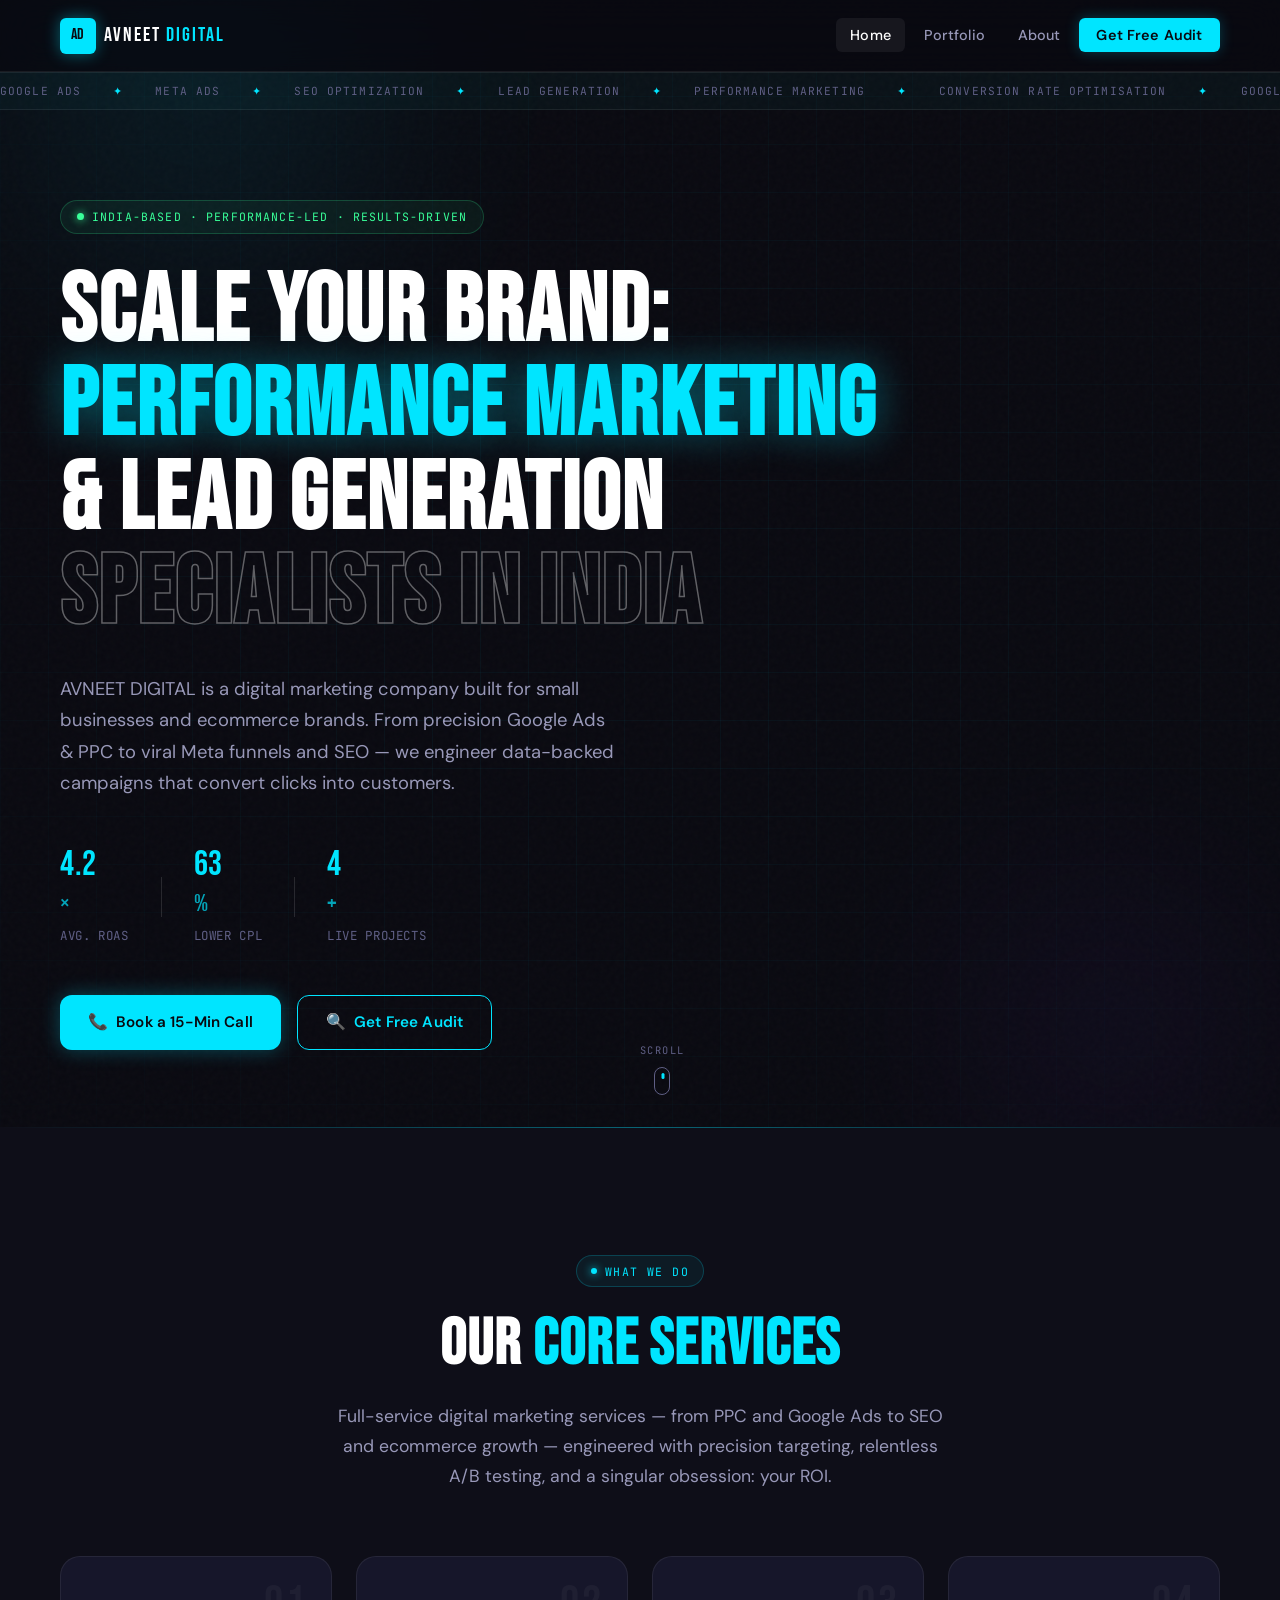
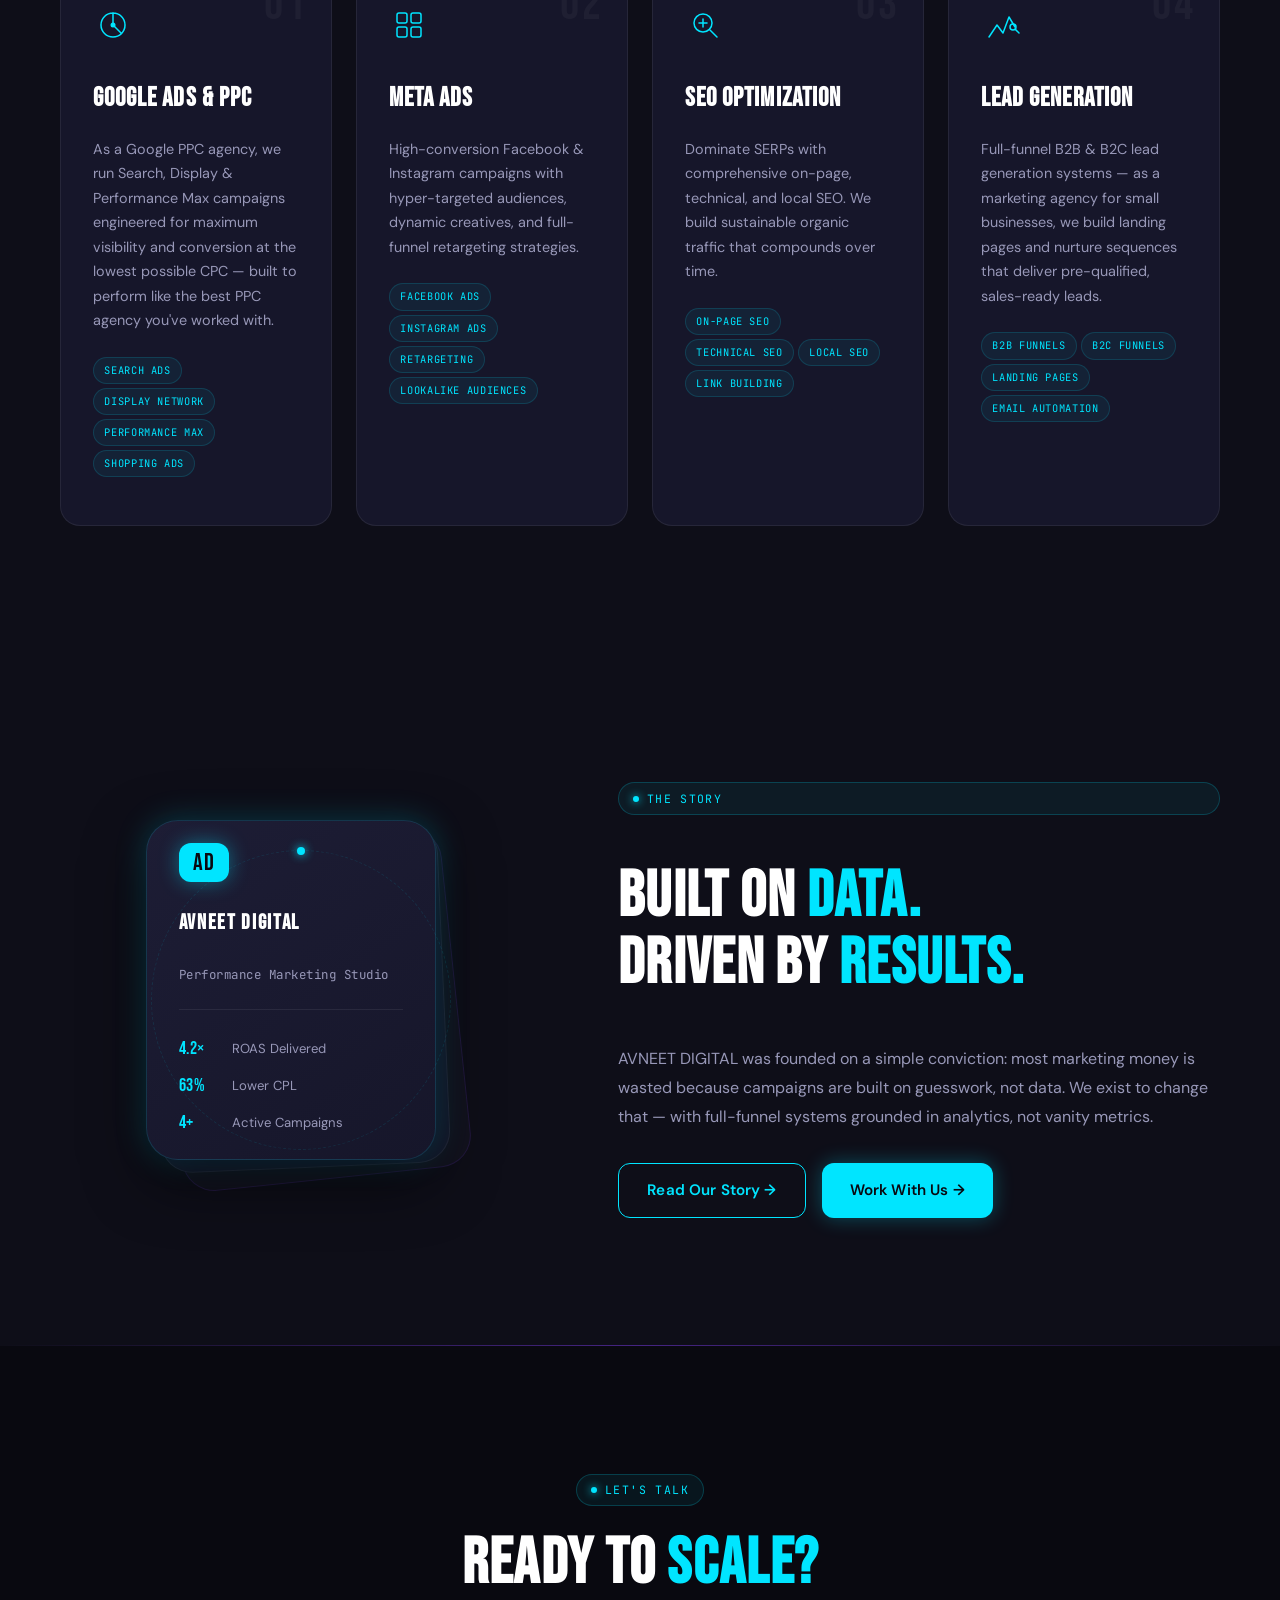
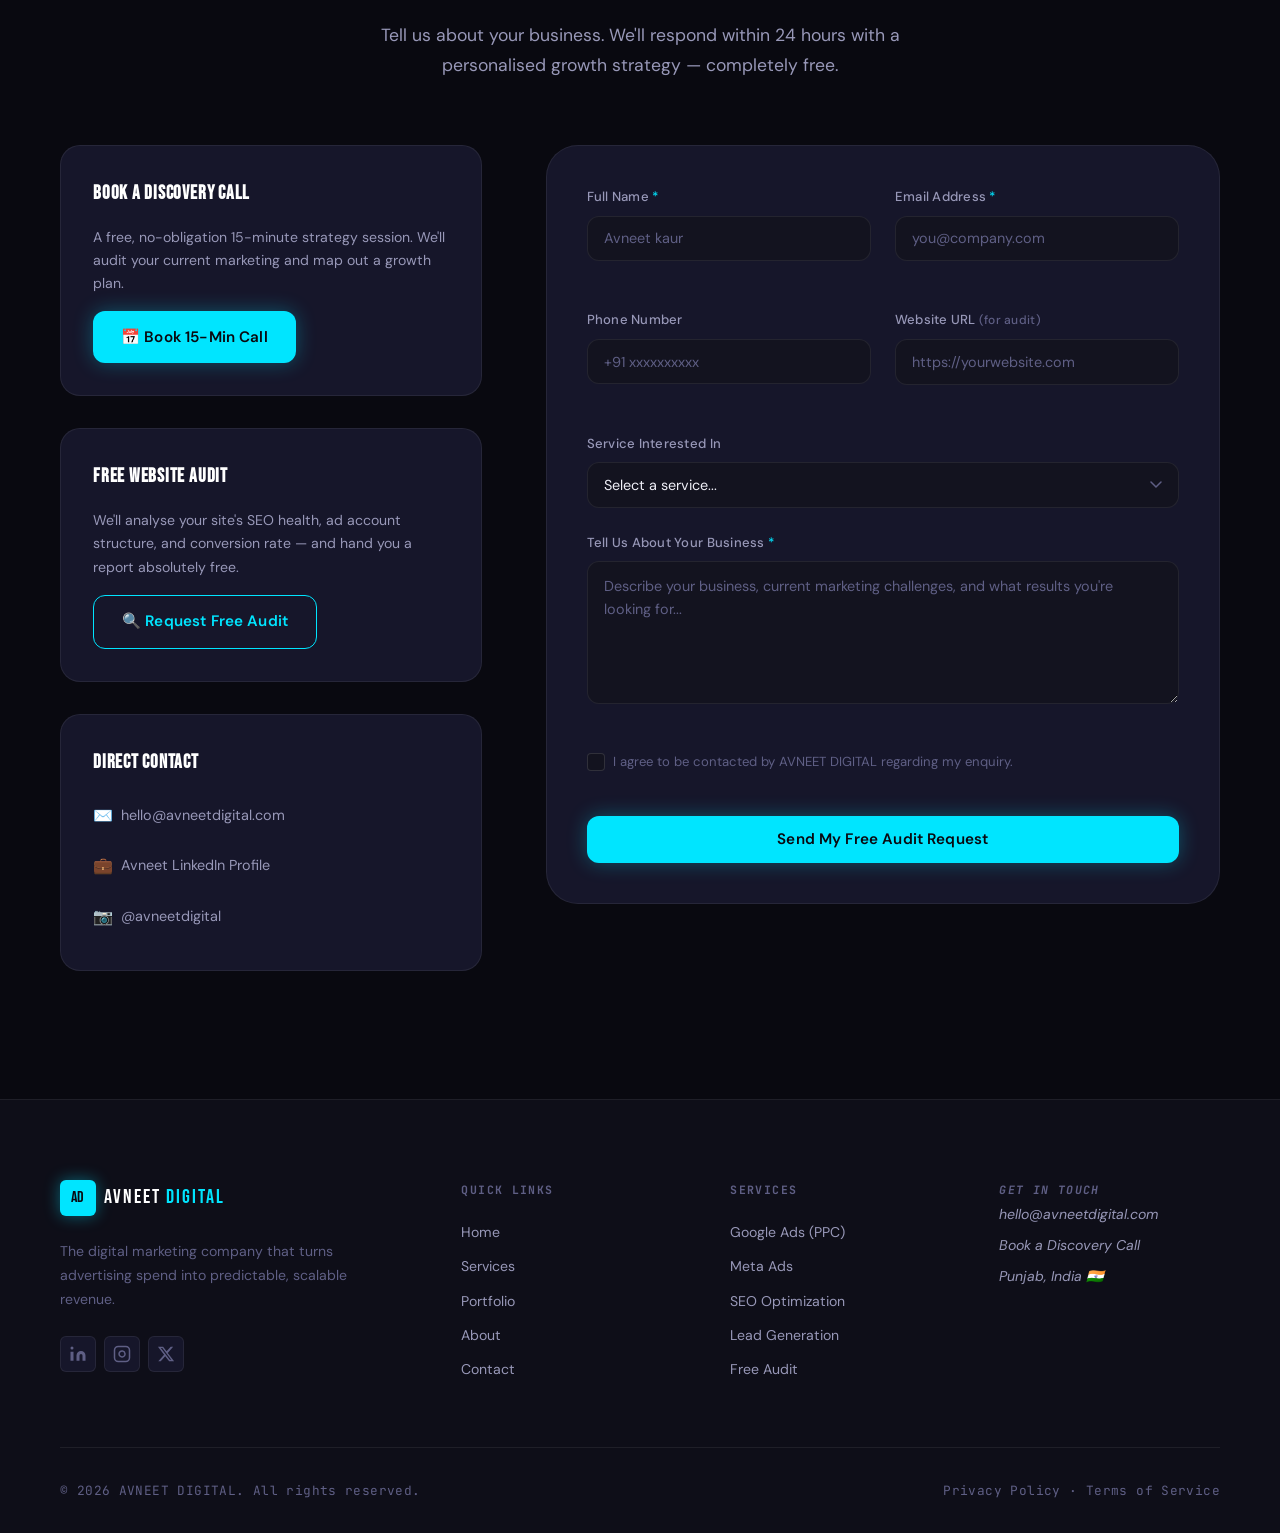
<file: index.html>
<!DOCTYPE html>
<html lang="en">
<head>
  <meta charset="UTF-8" />
  <meta name="viewport" content="width=device-width, initial-scale=1.0" />
  <meta http-equiv="X-UA-Compatible" content="IE=edge" />
  <!-- FIX #5: added theme-color for mobile browsers -->
  <meta name="theme-color" content="#00e5ff" />

  <!-- Primary SEO Meta Tags -->
  <!-- FIX #1: & → &amp; in <title> -->
  <title>AVNEET DIGITAL | Digital Marketing Agency &amp; PPC Experts in India</title>
  <meta name="description" content="AVNEET DIGITAL is a results-driven digital marketing company offering PPC, Google Ads, Meta Ads, SEO &amp; lead generation services for small businesses and ecommerce brands. Get a free audit." />
  <meta name="keywords" content="digital marketing company, digital agency, digital marketing services, ppc agency, best ppc agency, google ppc agency, online marketing agency, marketing company for small business, marketing agency for small business, digital marketing website, ecommerce agency, performance marketing agencies, google marketing agency" />
  <meta name="author" content="AVNEET DIGITAL" />
  <meta name="robots" content="index, follow" />
  <link rel="canonical" href="https://avneetdigital.com/" />

  <!-- Open Graph / Facebook -->
  <meta property="og:type" content="website" />
  <meta property="og:url" content="https://avneetdigital.com/" />
  <meta property="og:title" content="AVNEET DIGITAL | Digital Marketing Agency &amp; PPC Experts" />
  <meta property="og:description" content="A performance-driven digital marketing company helping small businesses and ecommerce brands grow with PPC, Google Ads, Meta Ads, SEO &amp; lead generation. Get your free audit today." />
  <meta property="og:image" content="https://avneetdigital.com/og-image.jpg" />
  <meta property="og:site_name" content="AVNEET DIGITAL" />

  <!-- Twitter Card -->
  <meta name="twitter:card" content="summary_large_image" />
  <meta name="twitter:url" content="https://avneetdigital.com/" />
  <meta name="twitter:title" content="AVNEET DIGITAL | Digital Marketing Agency &amp; PPC Experts" />
  <meta name="twitter:description" content="PPC, Google Ads, Meta Ads, SEO &amp; lead generation for small businesses and ecommerce brands. Book your free 15-min discovery call." />
  <meta name="twitter:image" content="https://avneetdigital.com/twitter-card.jpg" />

  <!-- Structured Data (JSON-LD) -->
  <script type="application/ld+json">
  {
    "@context": "https://schema.org",
    "@type": "ProfessionalService",
    "name": "AVNEET DIGITAL",
    "description": "AVNEET DIGITAL is a digital marketing company and PPC agency offering Google Ads, Meta Ads, SEO, ecommerce marketing, and lead generation services for small businesses.",
    "url": "https://avneetdigital.com",
    "areaServed": "India",
    "serviceType": ["Digital Marketing Services", "PPC Agency", "Google Ads", "Meta Ads", "SEO Optimization", "Lead Generation", "Ecommerce Marketing"],
    "sameAs": [
      "https://linkedin.com/company/avneetdigital",
      "https://instagram.com/avneetdigital"
    ]
  }
  </script>

  <!-- Fonts -->
  <link rel="preconnect" href="https://fonts.googleapis.com" />
  <link rel="preconnect" href="https://fonts.gstatic.com" crossorigin />
  <link href="https://fonts.googleapis.com/css2?family=Bebas+Neue&family=DM+Sans:ital,opsz,wght@0,9..40,300;0,9..40,400;0,9..40,500;0,9..40,600;1,9..40,300&family=JetBrains+Mono:wght@400;500&display=swap" rel="stylesheet" />

  <link rel="stylesheet" href="style.css" />

  <!-- Favicon -->
  <link rel="icon" href="data:image/svg+xml,<svg xmlns='http://www.w3.org/2000/svg' viewBox='0 0 32 32'><rect width='32' height='32' rx='6' fill='%2300E5FF'/><text x='50%25' y='62%25' text-anchor='middle' dominant-baseline='middle' font-family='Arial Black' font-size='14' font-weight='900' fill='%230A0A0F'>AD</text></svg>" />
</head>
<body>

  <!-- ═══════════════════════════════════════════ -->
  <!--  HEADER / NAVIGATION                        -->
  <!-- ═══════════════════════════════════════════ -->
  <header class="site-header" id="top" role="banner">
    <nav class="navbar" aria-label="Primary navigation">
      <div class="nav-container">

        <!-- Logo -->
        <a href="#home" class="nav-logo" aria-label="AVNEET DIGITAL - Home">
          <span class="logo-mark">AD</span>
          <span class="logo-text">AVNEET <span class="logo-accent">DIGITAL</span></span>
        </a>

        <!-- Desktop Nav Links -->
        <ul class="nav-links" role="list">
          <li><a href="#home"      class="nav-link" data-section="home">Home</a></li>
          <!-- <li><a href="#services"  class="nav-link" data-section="services">Services</a></li> -->
          <li><a href="portfolio.html" class="nav-link" data-section="portfolio">Portfolio</a></li>
          <li><a href="about.html" class="nav-link" data-section="about">About</a></li>
          <li><a href="#contact"   class="nav-link nav-link--cta" data-section="contact">Get Free Audit</a></li>
        </ul>

        <!-- Hamburger -->
        <button class="burger" id="burger"
                aria-label="Toggle navigation menu"
                aria-expanded="false"
                aria-controls="mobile-menu">
          <span class="burger-line"></span>
          <span class="burger-line"></span>
          <span class="burger-line"></span>
        </button>
      </div>

      <!-- Mobile Menu Overlay -->
      <div class="mobile-menu" id="mobile-menu"
           role="dialog"
           aria-label="Mobile navigation"
           aria-hidden="true">
        <ul class="mobile-nav-links" role="list">
          <li><a href="#home"      class="mobile-nav-link">Home</a></li>
          <!--<li><a href="#services"  class="mobile-nav-link">Services</a></li>-->
          <li><a href="portfolio.html" class="mobile-nav-link">Portfolio</a></li>
          <li><a href="about.html" class="mobile-nav-link">About</a></li>
          <li><a href="#contact"   class="mobile-nav-link mobile-nav-link--cta">Get Free Audit</a></li>
        </ul>
      </div>
    </nav>
  </header>

  <main id="main-content">

    <!-- ═══════════════════════════════════════════ -->
    <!--  HOME / HERO SECTION                        -->
    <!-- ═══════════════════════════════════════════ -->
    <section class="hero" id="home" aria-labelledby="hero-heading">

      <!-- Background layers -->
      <div class="hero-bg" aria-hidden="true">
        <div class="hero-grid"></div>
        <div class="hero-glow hero-glow--1"></div>
        <div class="hero-glow hero-glow--2"></div>
        <div class="hero-noise"></div>
      </div>

      <!-- FIX #3 / #15: ticker moved ABOVE hero-content so it
           sits at top of section without overlapping text.
           It now uses margin-top on hero-content instead of
           absolute positioning conflict. -->
      <div class="hero-ticker" aria-hidden="true">
        <div class="ticker-track">
          <span>Google Ads</span><span class="ticker-dot">✦</span>
          <span>Meta Ads</span><span class="ticker-dot">✦</span>
          <span>SEO Optimization</span><span class="ticker-dot">✦</span>
          <span>Lead Generation</span><span class="ticker-dot">✦</span>
          <span>Performance Marketing</span><span class="ticker-dot">✦</span>
          <span>Conversion Rate Optimisation</span><span class="ticker-dot">✦</span>
          <span>Google Ads</span><span class="ticker-dot">✦</span>
          <span>Meta Ads</span><span class="ticker-dot">✦</span>
          <span>SEO Optimization</span><span class="ticker-dot">✦</span>
          <span>Lead Generation</span><span class="ticker-dot">✦</span>
          <span>Performance Marketing</span><span class="ticker-dot">✦</span>
          <span>Conversion Rate Optimisation</span><span class="ticker-dot">✦</span>
        </div>
      </div>

      <div class="hero-content container">
        <div class="hero-badge" aria-label="Agency location tag">
          <span class="badge-dot"></span>
          India-Based · Performance-Led · Results-Driven
        </div>

        <h1 class="hero-heading" id="hero-heading">
          Scale Your Brand:<br />
          <span class="heading-accent">Performance Marketing</span><br />
          &amp; Lead Generation<br />
          <span class="heading-outline">Specialists in India</span>
        </h1>

        <p class="hero-subheading">
          AVNEET DIGITAL is a digital marketing company built for small businesses
          and ecommerce brands. From precision Google Ads &amp; PPC to viral Meta
          funnels and SEO — we engineer data-backed campaigns that convert clicks into customers.
        </p>

        <div class="hero-stats" aria-label="Agency key metrics">
          <div class="stat-item">
            <span class="stat-number" data-target="4.2">0</span><span class="stat-suffix">×</span>
            <span class="stat-label">Avg. ROAS</span>
          </div>
          <div class="stat-divider" aria-hidden="true"></div>
          <div class="stat-item">
            <span class="stat-number" data-target="63">0</span><span class="stat-suffix">%</span>
            <span class="stat-label">Lower CPL</span>
          </div>
          <div class="stat-divider" aria-hidden="true"></div>
          <div class="stat-item">
            <span class="stat-number" data-target="4">0</span><span class="stat-suffix">+</span>
            <span class="stat-label">Live Projects</span>
          </div>
        </div>

        <div class="hero-ctas" role="group" aria-label="Primary call to action buttons">
          <a href="https://calendly.com/avneetdigital/15min"
             target="_blank"
             rel="noopener noreferrer"
             class="btn btn--primary">
            <span class="btn-icon" aria-hidden="true">📞</span>
            Book a 15-Min Call
          </a>
          <a href="#contact" class="btn btn--secondary">
            <span class="btn-icon" aria-hidden="true">🔍</span>
            Get Free Audit
          </a>
        </div>
      </div>

      <!-- Scroll indicator -->
      <a href="#services" class="scroll-indicator" aria-label="Scroll to services section">
        <span class="scroll-label">Scroll</span>
        <span class="scroll-arrow" aria-hidden="true"></span>
      </a>
    </section>


    <!-- ═══════════════════════════════════════════ -->
    <!--  SERVICES SECTION                           -->
    <!-- ═══════════════════════════════════════════ -->
    <section class="services" id="services" aria-labelledby="services-heading">
      <div class="container">

        <div class="section-header">
          <span class="section-tag">What We Do</span>
          <h2 class="section-title" id="services-heading">
            Our <span class="text-accent">Core Services</span>
          </h2>
          <p class="section-subtitle">
            Full-service digital marketing services — from PPC and Google Ads to SEO
            and ecommerce growth — engineered with precision targeting, relentless
            A/B testing, and a singular obsession: your ROI.
          </p>
        </div>

        <div class="services-grid" role="list">

          <!-- Service 1: Google Ads -->
          <article class="service-card" role="listitem" aria-labelledby="svc-google">
            <div class="service-card__icon" aria-hidden="true">
              <svg width="40" height="40" viewBox="0 0 40 40" fill="none" xmlns="http://www.w3.org/2000/svg">
                <path d="M20 8C13.373 8 8 13.373 8 20s5.373 12 12 12c6.628 0 12-5.373 12-12S26.628 8 20 8z"
                      stroke="currentColor" stroke-width="1.5" fill="none"/>
                <path d="M20 8v12l8.485 8.485" stroke="currentColor" stroke-width="1.5" stroke-linecap="round"/>
                <circle cx="20" cy="20" r="2.5" fill="currentColor"/>
              </svg>
            </div>
            <div class="service-card__number" aria-hidden="true">01</div>
            <h3 class="service-card__title" id="svc-google">Google Ads &amp; PPC</h3>
            <p class="service-card__desc">
              As a Google PPC agency, we run Search, Display &amp; Performance Max
              campaigns engineered for maximum visibility and conversion at the
              lowest possible CPC — built to perform like the best PPC agency you've worked with.
            </p>
            <ul class="service-card__tags" aria-label="Google Ads sub-services">
              <li>Search Ads</li>
              <li>Display Network</li>
              <li>Performance Max</li>
              <li>Shopping Ads</li>
            </ul>
            <div class="service-card__hover-line" aria-hidden="true"></div>
          </article>

          <!-- Service 2: Meta Ads -->
          <article class="service-card" role="listitem" aria-labelledby="svc-meta">
            <div class="service-card__icon" aria-hidden="true">
              <svg width="40" height="40" viewBox="0 0 40 40" fill="none" xmlns="http://www.w3.org/2000/svg">
                <rect x="8"  y="8"  width="10" height="10" rx="2" stroke="currentColor" stroke-width="1.5" fill="none"/>
                <rect x="22" y="8"  width="10" height="10" rx="2" stroke="currentColor" stroke-width="1.5" fill="none"/>
                <rect x="8"  y="22" width="10" height="10" rx="2" stroke="currentColor" stroke-width="1.5" fill="none"/>
                <rect x="22" y="22" width="10" height="10" rx="2" stroke="currentColor" stroke-width="1.5" fill="none"/>
              </svg>
            </div>
            <div class="service-card__number" aria-hidden="true">02</div>
            <h3 class="service-card__title" id="svc-meta">Meta Ads</h3>
            <p class="service-card__desc">
              High-conversion Facebook &amp; Instagram campaigns with hyper-targeted audiences,
              dynamic creatives, and full-funnel retargeting strategies.
            </p>
            <ul class="service-card__tags" aria-label="Meta Ads sub-services">
              <li>Facebook Ads</li>
              <li>Instagram Ads</li>
              <li>Retargeting</li>
              <li>Lookalike Audiences</li>
            </ul>
            <div class="service-card__hover-line" aria-hidden="true"></div>
          </article>

          <!-- Service 3: SEO -->
          <article class="service-card" role="listitem" aria-labelledby="svc-seo">
            <div class="service-card__icon" aria-hidden="true">
              <svg width="40" height="40" viewBox="0 0 40 40" fill="none" xmlns="http://www.w3.org/2000/svg">
                <circle cx="18" cy="18" r="9" stroke="currentColor" stroke-width="1.5" fill="none"/>
                <path d="M25 25l7 7" stroke="currentColor" stroke-width="1.5" stroke-linecap="round"/>
                <path d="M14 18h8M18 14v8" stroke="currentColor" stroke-width="1.5" stroke-linecap="round"/>
              </svg>
            </div>
            <div class="service-card__number" aria-hidden="true">03</div>
            <h3 class="service-card__title" id="svc-seo">SEO Optimization</h3>
            <p class="service-card__desc">
              Dominate SERPs with comprehensive on-page, technical, and local SEO.
              We build sustainable organic traffic that compounds over time.
            </p>
            <ul class="service-card__tags" aria-label="SEO sub-services">
              <li>On-Page SEO</li>
              <li>Technical SEO</li>
              <li>Local SEO</li>
              <li>Link Building</li>
            </ul>
            <div class="service-card__hover-line" aria-hidden="true"></div>
          </article>

          <!-- Service 4: Lead Generation -->
          <article class="service-card" role="listitem" aria-labelledby="svc-leads">
            <div class="service-card__icon" aria-hidden="true">
              <svg width="40" height="40" viewBox="0 0 40 40" fill="none" xmlns="http://www.w3.org/2000/svg">
                <path d="M8 32l8-12 6 8 6-16 6 10"
                      stroke="currentColor" stroke-width="1.5"
                      stroke-linecap="round" stroke-linejoin="round" fill="none"/>
                <circle cx="32" cy="22" r="3" stroke="currentColor" stroke-width="1.5" fill="none"/>
                <path d="M34.1 24.1l3.9 3.9" stroke="currentColor" stroke-width="1.5" stroke-linecap="round"/>
              </svg>
            </div>
            <div class="service-card__number" aria-hidden="true">04</div>
            <h3 class="service-card__title" id="svc-leads">Lead Generation</h3>
            <p class="service-card__desc">
              Full-funnel B2B &amp; B2C lead generation systems — as a marketing agency
              for small businesses, we build landing pages and nurture sequences that
              deliver pre-qualified, sales-ready leads.
            </p>
            <ul class="service-card__tags" aria-label="Lead gen sub-services">
              <li>B2B Funnels</li>
              <li>B2C Funnels</li>
              <li>Landing Pages</li>
              <li>Email Automation</li>
            </ul>
            <div class="service-card__hover-line" aria-hidden="true"></div>
          </article>

        </div>
      </div>
    </section>


    <!-- ═══════════════════════════════════════════ -->
    <!--  ABOUT TEASER SECTION                       -->
    <!-- ═══════════════════════════════════════════ -->
    <section class="about" id="about" aria-labelledby="about-heading">
      <div class="container">
        <div class="about-grid">

          <!-- FIX #13: card stack now uses correct positioning -->
          <div class="about-visual" aria-hidden="true">
            <div class="about-card-stack">
              <div class="about-card about-card--back"></div>
              <div class="about-card about-card--mid"></div>
              <div class="about-card about-card--front">
                <div class="about-card__inner">
                  <div class="about-card__logo">AD</div>
                  <h3 class="about-card__title">AVNEET DIGITAL</h3>
                  <p class="about-card__sub">Performance Marketing Studio</p>
                  <ul class="about-card__metrics">
                    <li><span>4.2×</span> ROAS Delivered</li>
                    <li><span>63%</span> Lower CPL</li>
                    <li><span>4+</span> Active Campaigns</li>
                  </ul>
                </div>
              </div>
            </div>
            <div class="about-circle-decor" aria-hidden="true"></div>
          </div>

          <div class="about-content">
            <span class="section-tag">The Story</span>
            <h2 class="section-title" id="about-heading">
              Built on <span class="text-accent">Data.</span><br />
              Driven by <span class="text-accent">Results.</span>
            </h2>
            <p class="about-text">
              AVNEET DIGITAL was founded on a simple conviction: most marketing money is
              wasted because campaigns are built on guesswork, not data. We exist to change that —
              with full-funnel systems grounded in analytics, not vanity metrics.
            </p>

            <div class="about-ctas" role="group" aria-label="About section call to action buttons">
              <a href="about.html" class="btn btn--secondary about-cta">Read Our Story →</a>
              <a href="#contact" class="btn btn--primary about-cta">Work With Us →</a>
            </div>
          </div>

        </div>
      </div>
    </section>


    <!-- ═══════════════════════════════════════════ -->
    <!--  CONTACT SECTION                            -->
    <!-- ═══════════════════════════════════════════ -->
    <section class="contact" id="contact" aria-labelledby="contact-heading">
      <div class="container">

        <div class="section-header">
          <span class="section-tag">Let's Talk</span>
          <h2 class="section-title" id="contact-heading">
            Ready to <span class="text-accent">Scale?</span>
          </h2>
          <p class="section-subtitle">
            Tell us about your business. We'll respond within 24 hours with a
            personalised growth strategy — completely free.
          </p>
        </div>

        <!-- FIX #2: corrected div nesting — contact-grid opens and closes cleanly -->
        <div class="contact-grid">

          <!-- Contact Info -->
          <div class="contact-info" aria-label="Contact information and booking links">

            <div class="contact-info__block">
              <h3 class="contact-info__title">Book a Discovery Call</h3>
              <p>A free, no-obligation 15-minute strategy session. We'll audit your
                 current marketing and map out a growth plan.</p>
              <a href="https://calendly.com/avneetdigital/15min"
                 target="_blank"
                 rel="noopener noreferrer"
                 class="btn btn--primary contact-btn">
                📅 Book 15-Min Call
              </a>
            </div>

            <div class="contact-info__block">
              <h3 class="contact-info__title">Free Website Audit</h3>
              <p>We'll analyse your site's SEO health, ad account structure, and
                 conversion rate — and hand you a report absolutely free.</p>
              <a href="#contact-form" class="btn btn--secondary contact-btn">
                🔍 Request Free Audit
              </a>
            </div>

            <div class="contact-info__block contact-info__block--links">
              <h3 class="contact-info__title">Direct Contact</h3>
              <ul class="contact-links" role="list">
                <li>
                  <a href="mailto:hello@avneetdigital.com" class="contact-link">
                    <span class="contact-link__icon" aria-hidden="true">✉️</span>
                    hello@avneetdigital.com
                  </a>
                </li>
                <li>
                  <a href="https://www.linkedin.com/in/avneet-kaur-21b26035a/"
                     target="_blank" rel="noopener noreferrer" class="contact-link">
                    <span class="contact-link__icon" aria-hidden="true">💼</span>
                     Avneet LinkedIn Profile
                  </a>
                </li>
                <li>
                  <a href="https://instagram.com/avneetdigital"
                     target="_blank" rel="noopener noreferrer" class="contact-link">
                    <span class="contact-link__icon" aria-hidden="true">📷</span>
                    @avneetdigital
                  </a>
                </li>
              </ul>
            </div>

          </div>

          <!-- Contact Form -->
          <div class="contact-form-wrap" id="contact-form">
            <form class="contact-form" id="contactForm" novalidate aria-label="Free audit request form">

              <div class="form-row">
                <div class="form-group">
                  <label for="name" class="form-label">
                    Full Name <span class="required" aria-hidden="true">*</span>
                  </label>
                  <input type="text" id="name" name="name"
                         class="form-input"
                         placeholder="Avneet kaur"
                         required autocomplete="name" aria-required="true" />
                  <span class="form-error" id="name-error" role="alert" aria-live="polite"></span>
                </div>
                <div class="form-group">
                  <label for="email" class="form-label">
                    Email Address <span class="required" aria-hidden="true">*</span>
                  </label>
                  <input type="email" id="email" name="email"
                         class="form-input"
                         placeholder="you@company.com"
                         required autocomplete="email" aria-required="true" />
                  <span class="form-error" id="email-error" role="alert" aria-live="polite"></span>
                </div>
              </div>

              <div class="form-row">
                <div class="form-group">
                  <label for="phone" class="form-label">Phone Number</label>
                  <input type="tel" id="phone" name="phone"
                         class="form-input"
                         placeholder="+91 xxxxxxxxxx"
                         autocomplete="tel" />
                </div>
                <div class="form-group">
                  <label for="website" class="form-label">
                    Website URL
                    <span class="form-label--hint">(for audit)</span>
                  </label>
                  <input type="url" id="website" name="website"
                         class="form-input"
                         placeholder="https://yourwebsite.com"
                         autocomplete="url" />
                  <span class="form-error" id="website-error" role="alert" aria-live="polite"></span>
                </div>
              </div>

              <div class="form-group">
                <label for="service" class="form-label">Service Interested In</label>
                <select id="service" name="service" class="form-input form-select">
                  <option value="" disabled selected>Select a service...</option>
                  <option value="google-ads">Google Ads (PPC)</option>
                  <option value="meta-ads">Meta Ads (Facebook/Instagram)</option>
                  <option value="seo">SEO Optimization</option>
                  <option value="lead-gen">Lead Generation</option>
                  <option value="full-funnel">Full Funnel Strategy</option>
                  <option value="audit">Free Audit Only</option>
                </select>
              </div>

              <div class="form-group">
                <label for="message" class="form-label">
                  Tell Us About Your Business
                  <span class="required" aria-hidden="true">*</span>
                </label>
                <textarea id="message" name="message"
                          class="form-input form-textarea"
                          placeholder="Describe your business, current marketing challenges, and what results you're looking for..."
                          rows="5"
                          required aria-required="true"></textarea>
                <span class="form-error" id="message-error" role="alert" aria-live="polite"></span>
              </div>

              <!-- FIX #18: added consent-error span so validation is visible -->
              <div class="form-consent">
                <label class="checkbox-label">
                  <input type="checkbox" id="consent" name="consent"
                         required aria-required="true" />
                  <span class="checkbox-custom" aria-hidden="true"></span>
                  I agree to be contacted by AVNEET DIGITAL regarding my enquiry.
                </label>
                <span class="form-error" id="consent-error" role="alert" aria-live="polite"></span>
              </div>

              <button type="submit"
                      class="btn btn--primary btn--full form-submit"
                      aria-label="Submit free audit request">
                <span class="btn-text">Send My Free Audit Request</span>
                <span class="btn-loading" aria-hidden="true">Sending...</span>
              </button>

              <div class="form-success" id="form-success"
                   role="status" aria-live="polite" aria-hidden="true">
                <span class="success-icon" aria-hidden="true">✅</span>
                <strong>Got it! We'll be in touch within 24 hours.</strong>
              </div>

            </form>
          </div>

        </div><!-- /contact-grid -->
      </div>
    </section>

  </main>


  <!-- ═══════════════════════════════════════════ -->
  <!--  FOOTER                                     -->
  <!-- ═══════════════════════════════════════════ -->
  <footer class="site-footer" role="contentinfo">
    <div class="container">

      <div class="footer-grid">

        <!-- Brand Column -->
        <div class="footer-brand">
          <a href="#home" class="nav-logo footer-logo" aria-label="AVNEET DIGITAL homepage">
            <span class="logo-mark">AD</span>
            <span class="logo-text">AVNEET <span class="logo-accent">DIGITAL</span></span>
          </a>
          <p class="footer-tagline">
            The digital marketing company that turns advertising spend into
            predictable, scalable revenue.
          </p>
          <div class="footer-social" aria-label="Social media links">
            <a href="https://www.linkedin.com/in/avneet-kaur-21b26035a/"
               target="_blank" rel="noopener noreferrer"
               class="social-link" aria-label="LinkedIn">
              <svg width="18" height="18" viewBox="0 0 24 24" fill="currentColor"
                   xmlns="http://www.w3.org/2000/svg" aria-hidden="true">
                <path d="M16 8a6 6 0 016 6v7h-4v-7a2 2 0 00-2-2 2 2 0 00-2 2v7h-4v-7a6 6 0 016-6zM2 9h4v12H2z"/>
                <circle cx="4" cy="4" r="2"/>
              </svg>
            </a>
            <a href="https://instagram.com/avneetdigital"
               target="_blank" rel="noopener noreferrer"
               class="social-link" aria-label="Instagram">
              <svg width="18" height="18" viewBox="0 0 24 24"
                   fill="none" stroke="currentColor" stroke-width="2"
                   xmlns="http://www.w3.org/2000/svg" aria-hidden="true">
                <rect x="2" y="2" width="20" height="20" rx="5"/>
                <path d="M16 11.37A4 4 0 1112.63 8 4 4 0 0116 11.37z"/>
                <line x1="17.5" y1="6.5" x2="17.51" y2="6.5"/>
              </svg>
            </a>
            <a href="https://twitter.com/avneetdigital"
               target="_blank" rel="noopener noreferrer"
               class="social-link" aria-label="Twitter / X">
              <svg width="18" height="18" viewBox="0 0 24 24" fill="currentColor"
                   xmlns="http://www.w3.org/2000/svg" aria-hidden="true">
                <path d="M18.244 2.25h3.308l-7.227 8.26 8.502 11.24H16.17l-5.214-6.817L4.99 21.75H1.68l7.73-8.835L1.254 2.25H8.08l4.713 6.231zm-1.161 17.52h1.833L7.084 4.126H5.117z"/>
              </svg>
            </a>
          </div>
        </div>

        <!-- Quick Links -->
        <nav class="footer-nav" aria-label="Footer quick links">
          <h4 class="footer-nav__title">Quick Links</h4>
          <ul role="list">
            <li><a href="#home">Home</a></li>
            <li><a href="#services">Services</a></li>
            <li><a href="portfolio.html">Portfolio</a></li>
            <li><a href="about.html">About</a></li>
            <li><a href="#contact">Contact</a></li>
          </ul>
        </nav>

        <!-- Services Links -->
        <nav class="footer-nav" aria-label="Services links">
          <h4 class="footer-nav__title">Services</h4>
          <ul role="list">
            <li><a href="#services">Google Ads (PPC)</a></li>
            <li><a href="#services">Meta Ads</a></li>
            <li><a href="#services">SEO Optimization</a></li>
            <li><a href="#services">Lead Generation</a></li>
            <li><a href="#contact">Free Audit</a></li>
          </ul>
        </nav>

        <!-- Contact Info -->
        <address class="footer-contact" aria-label="Contact details">
          <h4 class="footer-nav__title">Get In Touch</h4>
          <ul role="list">
            <li><a href="mailto:hello@avneetdigital.com">hello@avneetdigital.com</a></li>
            <li>
              <a href="https://calendly.com/avneetdigital/15min"
                 target="_blank" rel="noopener noreferrer">Book a Discovery Call</a>
            </li>
            <li>Punjab, India 🇮🇳</li>
          </ul>
        </address>

      </div>

      <div class="footer-bottom">
        <p class="footer-copy">
          &copy; <span id="year"></span> AVNEET DIGITAL. All rights reserved.
        </p>
        <p class="footer-legal">
          <a href="#">Privacy Policy</a> &middot; <a href="#">Terms of Service</a>
        </p>
      </div>

    </div>
  </footer>

  <script src="script.js" defer></script>
</body>
</html>
</file>
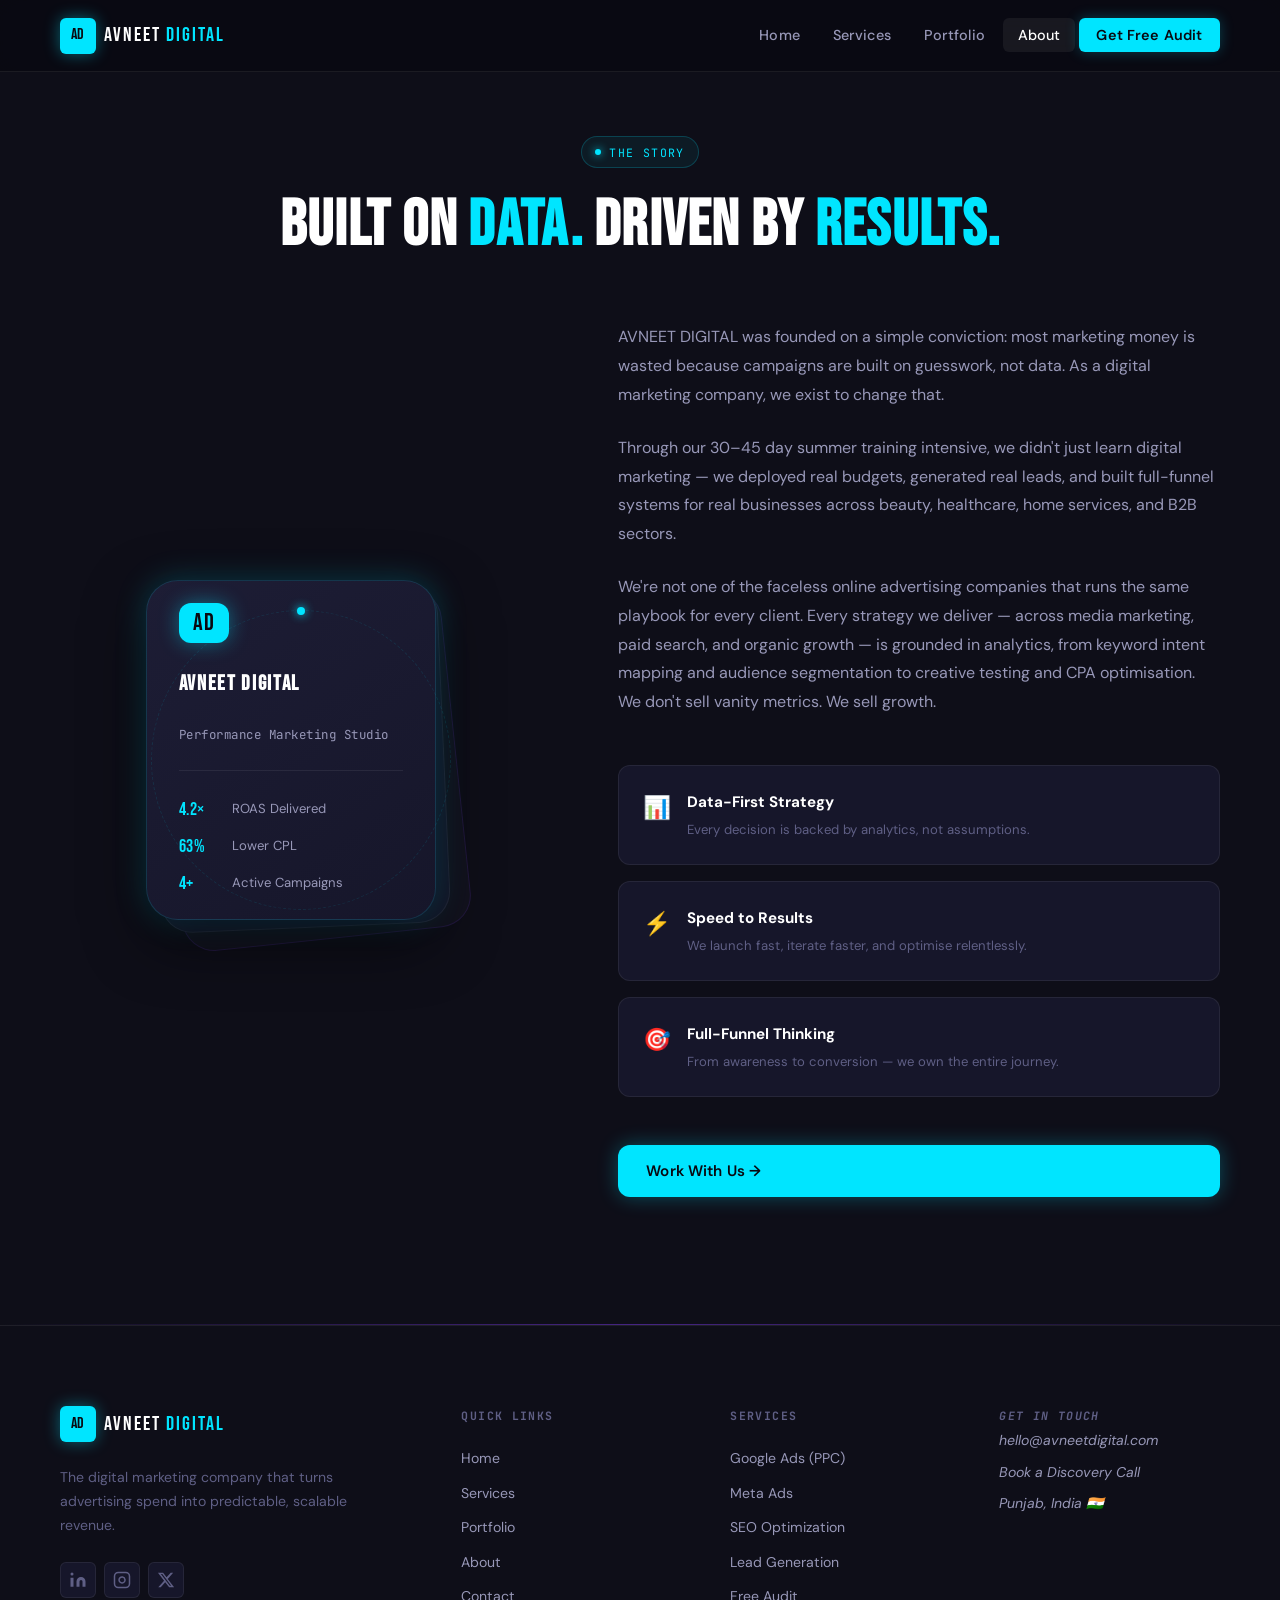
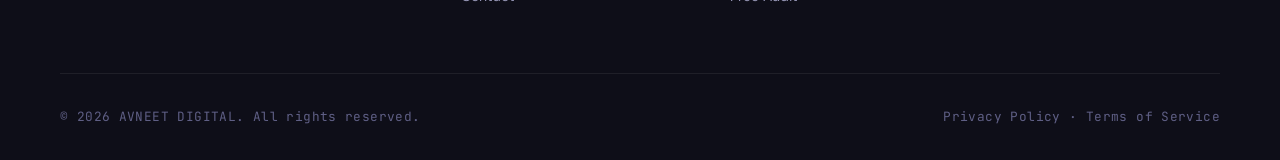
<file: about.html>
<!DOCTYPE html>
<html lang="en">
<head>
  <meta charset="UTF-8" />
  <meta name="viewport" content="width=device-width, initial-scale=1.0" />
  <meta http-equiv="X-UA-Compatible" content="IE=edge" />
  <meta name="theme-color" content="#00e5ff" />

  <!-- Primary SEO Meta Tags -->
  <title>About Us | AVNEET DIGITAL — Digital Marketing Company</title>
  <meta name="description" content="Learn how AVNEET DIGITAL became a results-driven digital marketing company and online advertising partner, built on real campaigns across Google Ads, Meta Ads, SEO, and lead generation." />
  <meta name="keywords" content="about AVNEET DIGITAL, digital marketing company, digital agency, media marketing, online advertising companies, marketing agency for small business" />
  <meta name="author" content="AVNEET DIGITAL" />
  <meta name="robots" content="index, follow" />
  <link rel="canonical" href="https://avneetdigital.com/about.html" />

  <!-- Open Graph / Facebook -->
  <meta property="og:type" content="website" />
  <meta property="og:url" content="https://avneetdigital.com/about.html" />
  <meta property="og:title" content="About Us | AVNEET DIGITAL — Digital Marketing Company" />
  <meta property="og:description" content="A digital marketing company built on real budgets, real leads, and full-funnel systems for small businesses." />
  <meta property="og:image" content="https://avneetdigital.com/og-image.jpg" />
  <meta property="og:site_name" content="AVNEET DIGITAL" />

  <!-- Twitter Card -->
  <meta name="twitter:card" content="summary_large_image" />
  <meta name="twitter:url" content="https://avneetdigital.com/about.html" />
  <meta name="twitter:title" content="About Us | AVNEET DIGITAL — Digital Marketing Company" />
  <meta name="twitter:description" content="A digital marketing company built on real budgets, real leads, and full-funnel systems for small businesses." />
  <meta name="twitter:image" content="https://avneetdigital.com/twitter-card.jpg" />

  <!-- Fonts -->
  <link rel="preconnect" href="https://fonts.googleapis.com" />
  <link rel="preconnect" href="https://fonts.gstatic.com" crossorigin />
  <link href="https://fonts.googleapis.com/css2?family=Bebas+Neue&family=DM+Sans:ital,opsz,wght@0,9..40,300;0,9..40,400;0,9..40,500;0,9..40,600;1,9..40,300&family=JetBrains+Mono:wght@400;500&display=swap" rel="stylesheet" />

  <link rel="stylesheet" href="style.css" />

  <!-- Favicon -->
  <link rel="icon" href="data:image/svg+xml,<svg xmlns='http://www.w3.org/2000/svg' viewBox='0 0 32 32'><rect width='32' height='32' rx='6' fill='%2300E5FF'/><text x='50%25' y='62%25' text-anchor='middle' dominant-baseline='middle' font-family='Arial Black' font-size='14' font-weight='900' fill='%230A0A0F'>AD</text></svg>" />
</head>

<body>
  <header class="site-header" id="top" role="banner">
    <nav class="navbar" aria-label="Primary navigation">
      <div class="nav-container">

        <!-- Logo -->
        <a href="index.html#home" class="nav-logo" aria-label="AVNEET DIGITAL - Home">
          <span class="logo-mark">AD</span>
          <span class="logo-text">AVNEET <span class="logo-accent">DIGITAL</span></span>
        </a>

        <!-- Desktop Nav Links -->
        <ul class="nav-links" role="list">
          <li><a href="index.html#home"     class="nav-link" data-section="home">Home</a></li>
          <li><a href="index.html#services" class="nav-link" data-section="services">Services</a></li>
          <li><a href="portfolio.html"      class="nav-link" data-section="portfolio">Portfolio</a></li>
          <li><a href="about.html"          class="nav-link active" data-section="about" aria-current="page">About</a></li>
          <li><a href="index.html#contact"  class="nav-link nav-link--cta" data-section="contact">Get Free Audit</a></li>
        </ul>

        <!-- Hamburger -->
        <button class="burger" id="burger"
                aria-label="Toggle navigation menu"
                aria-expanded="false"
                aria-controls="mobile-menu">
          <span class="burger-line"></span>
          <span class="burger-line"></span>
          <span class="burger-line"></span>
        </button>
      </div>

      <!-- Mobile Menu Overlay -->
      <div class="mobile-menu" id="mobile-menu"
           role="dialog"
           aria-label="Mobile navigation"
           aria-hidden="true">
        <ul class="mobile-nav-links" role="list">
          <li><a href="index.html#home"     class="mobile-nav-link">Home</a></li>
          <li><a href="index.html#services" class="mobile-nav-link">Services</a></li>
          <li><a href="portfolio.html"      class="mobile-nav-link">Portfolio</a></li>
          <li><a href="about.html"          class="mobile-nav-link" aria-current="page">About</a></li>
          <li><a href="index.html#contact"  class="mobile-nav-link mobile-nav-link--cta">Get Free Audit</a></li>
        </ul>
      </div>
    </nav>
  </header>

  <main id="main-content">

    <!-- ═══════════════════════════════════════════ -->
    <!--  ABOUT SECTION                              -->
    <!-- ═══════════════════════════════════════════ -->
    <section class="about about--page" id="about" aria-labelledby="about-heading">
      <div class="container">

        <div class="section-header">
          <span class="section-tag">The Story</span>
          <h1 class="section-title" id="about-heading">
            Built on <span class="text-accent">Data.</span>
            Driven by <span class="text-accent">Results.</span>
          </h1>
        </div>

        <div class="about-grid">

          <div class="about-visual" aria-hidden="true">
            <div class="about-card-stack">
              <div class="about-card about-card--back"></div>
              <div class="about-card about-card--mid"></div>
              <div class="about-card about-card--front">
                <div class="about-card__inner">
                  <div class="about-card__logo">AD</div>
                  <h3 class="about-card__title">AVNEET DIGITAL</h3>
                  <p class="about-card__sub">Performance Marketing Studio</p>
                  <ul class="about-card__metrics">
                    <li><span>4.2×</span> ROAS Delivered</li>
                    <li><span>63%</span> Lower CPL</li>
                    <li><span>4+</span> Active Campaigns</li>
                  </ul>
                </div>
              </div>
            </div>
            <div class="about-circle-decor" aria-hidden="true"></div>
          </div>

          <div class="about-content">
            <p class="about-text">
              AVNEET DIGITAL was founded on a simple conviction: most marketing money is
              wasted because campaigns are built on guesswork, not data. As a digital marketing
              company, we exist to change that.
            </p>
            <p class="about-text">
              Through our 30–45 day summer training intensive, we didn't just learn digital
              marketing — we deployed real budgets, generated real leads, and built full-funnel
              systems for real businesses across beauty, healthcare, home services, and B2B sectors.
            </p>
            <p class="about-text">
              We're not one of the faceless online advertising companies that runs the same
              playbook for every client. Every strategy we deliver — across media marketing,
              paid search, and organic growth — is grounded in analytics, from keyword intent
              mapping and audience segmentation to creative testing and CPA optimisation. We don't
              sell vanity metrics. We sell growth.
            </p>

            <div class="about-pillars" role="list" aria-label="Our core pillars">
              <div class="pillar" role="listitem">
                <span class="pillar-icon" aria-hidden="true">📊</span>
                <div>
                  <strong>Data-First Strategy</strong>
                  <p>Every decision is backed by analytics, not assumptions.</p>
                </div>
              </div>
              <div class="pillar" role="listitem">
                <span class="pillar-icon" aria-hidden="true">⚡</span>
                <div>
                  <strong>Speed to Results</strong>
                  <p>We launch fast, iterate faster, and optimise relentlessly.</p>
                </div>
              </div>
              <div class="pillar" role="listitem">
                <span class="pillar-icon" aria-hidden="true">🎯</span>
                <div>
                  <strong>Full-Funnel Thinking</strong>
                  <p>From awareness to conversion — we own the entire journey.</p>
                </div>
              </div>
            </div>

            <a href="index.html#contact" class="btn btn--primary about-cta">Work With Us →</a>
          </div>

        </div>
      </div>
    </section>

  </main>

  <footer class="site-footer" role="contentinfo">
    <div class="container">

      <div class="footer-grid">

        <!-- Brand Column -->
        <div class="footer-brand">
          <a href="index.html#home" class="nav-logo footer-logo" aria-label="AVNEET DIGITAL homepage">
            <span class="logo-mark">AD</span>
            <span class="logo-text">AVNEET <span class="logo-accent">DIGITAL</span></span>
          </a>
          <p class="footer-tagline">
            The digital marketing company that turns advertising spend into
            predictable, scalable revenue.
          </p>
          <div class="footer-social" aria-label="Social media links">
            <a href="https://linkedin.com/company/avneetdigital"
               target="_blank" rel="noopener noreferrer"
               class="social-link" aria-label="LinkedIn">
              <svg width="18" height="18" viewBox="0 0 24 24" fill="currentColor"
                   xmlns="http://www.w3.org/2000/svg" aria-hidden="true">
                <path d="M16 8a6 6 0 016 6v7h-4v-7a2 2 0 00-2-2 2 2 0 00-2 2v7h-4v-7a6 6 0 016-6zM2 9h4v12H2z"/>
                <circle cx="4" cy="4" r="2"/>
              </svg>
            </a>
            <a href="https://instagram.com/avneetdigital"
               target="_blank" rel="noopener noreferrer"
               class="social-link" aria-label="Instagram">
              <svg width="18" height="18" viewBox="0 0 24 24"
                   fill="none" stroke="currentColor" stroke-width="2"
                   xmlns="http://www.w3.org/2000/svg" aria-hidden="true">
                <rect x="2" y="2" width="20" height="20" rx="5"/>
                <path d="M16 11.37A4 4 0 1112.63 8 4 4 0 0116 11.37z"/>
                <line x1="17.5" y1="6.5" x2="17.51" y2="6.5"/>
              </svg>
            </a>
            <a href="https://twitter.com/avneetdigital"
               target="_blank" rel="noopener noreferrer"
               class="social-link" aria-label="Twitter / X">
              <svg width="18" height="18" viewBox="0 0 24 24" fill="currentColor"
                   xmlns="http://www.w3.org/2000/svg" aria-hidden="true">
                <path d="M18.244 2.25h3.308l-7.227 8.26 8.502 11.24H16.17l-5.214-6.817L4.99 21.75H1.68l7.73-8.835L1.254 2.25H8.08l4.713 6.231zm-1.161 17.52h1.833L7.084 4.126H5.117z"/>
              </svg>
            </a>
          </div>
        </div>

        <!-- Quick Links -->
        <nav class="footer-nav" aria-label="Footer quick links">
          <h4 class="footer-nav__title">Quick Links</h4>
          <ul role="list">
            <li><a href="index.html#home">Home</a></li>
            <li><a href="index.html#services">Services</a></li>
            <li><a href="portfolio.html">Portfolio</a></li>
            <li><a href="about.html">About</a></li>
            <li><a href="index.html#contact">Contact</a></li>
          </ul>
        </nav>

        <!-- Services Links -->
        <nav class="footer-nav" aria-label="Services links">
          <h4 class="footer-nav__title">Services</h4>
          <ul role="list">
            <li><a href="index.html#services">Google Ads (PPC)</a></li>
            <li><a href="index.html#services">Meta Ads</a></li>
            <li><a href="index.html#services">SEO Optimization</a></li>
            <li><a href="index.html#services">Lead Generation</a></li>
            <li><a href="index.html#contact">Free Audit</a></li>
          </ul>
        </nav>

        <!-- Contact Info -->
        <address class="footer-contact" aria-label="Contact details">
          <h4 class="footer-nav__title">Get In Touch</h4>
          <ul role="list">
            <li><a href="mailto:hello@avneetdigital.com">hello@avneetdigital.com</a></li>
            <li>
              <a href="https://calendly.com/avneetdigital/15min"
                 target="_blank" rel="noopener noreferrer">Book a Discovery Call</a>
            </li>
            <li>Punjab, India 🇮🇳</li>
          </ul>
        </address>

      </div>

      <div class="footer-bottom">
        <p class="footer-copy">
          &copy; <span id="year"></span> AVNEET DIGITAL. All rights reserved.
        </p>
        <p class="footer-legal">
          <a href="#">Privacy Policy</a> &middot; <a href="#">Terms of Service</a>
        </p>
      </div>

    </div>
  </footer>

  <script src="script.js" defer></script>
</body>

</html>
</file>
<file: style.css>
/* =====================================================
   AVNEET DIGITAL — style.css
   Design System: Dark Industrial / High-Contrast Neon
   Fonts: Bebas Neue (display) + DM Sans (body) + JetBrains Mono (code/tags)
   ===================================================== */

/* ─── CSS Custom Properties ─────────────────────────── */
:root {
  /* Color Palette */
  --clr-bg:          #090910;
  --clr-bg-2:        #0e0e18;
  --clr-bg-3:        #13131f;
  --clr-surface:     #16162a;
  --clr-surface-2:   #1d1d35;
  --clr-border:      rgba(255,255,255,0.07);
  --clr-border-2:    rgba(255,255,255,0.12);

  --clr-accent:      #00e5ff;
  --clr-accent-2:    #7c3aed;
  --clr-accent-glow: rgba(0, 229, 255, 0.18);
  --clr-accent-dark: rgba(0, 229, 255, 0.06);
  --clr-neon-green:  #39ff99;
  --clr-neon-orange: #ff6b35;

  --clr-text:        #f0f0f8;
  --clr-text-2:      #9898b8;
  --clr-text-3:      #5f5f85;
  --clr-white:       #ffffff;

  /* Typography */
  --font-display:    'Bebas Neue', cursive;
  --font-body:       'DM Sans', sans-serif;
  --font-mono:       'JetBrains Mono', monospace;

  /* Spacing */
  --space-xs:   0.25rem;
  --space-sm:   0.5rem;
  --space-md:   1rem;
  --space-lg:   1.5rem;
  --space-xl:   2rem;
  --space-2xl:  3rem;
  --space-3xl:  4rem;
  --space-4xl:  6rem;
  --space-5xl:  8rem;

  /* Sizing */
  --container:  1240px;
  --nav-h:      72px;

  /* Radius */
  --radius-sm:  6px;
  --radius-md:  12px;
  --radius-lg:  20px;
  --radius-xl:  32px;
  --radius-full: 999px;

  /* Transitions */
  --ease-out:   cubic-bezier(0.22, 0.61, 0.36, 1);
  --ease-spring:cubic-bezier(0.34, 1.56, 0.64, 1);
  --t-fast:     0.15s;
  --t-base:     0.25s;
  --t-slow:     0.45s;

  /* Shadows */
  --shadow-sm:  0 2px 8px rgba(0,0,0,0.35);
  --shadow-md:  0 8px 24px rgba(0,0,0,0.45);
  --shadow-lg:  0 20px 60px rgba(0,0,0,0.6);
  --glow-accent:0 0 30px rgba(0, 229, 255, 0.25);
  --glow-strong:0 0 60px rgba(0, 229, 255, 0.4);
}

/* ─── Reset & Base ───────────────────────────────────── */
*, *::before, *::after {
  margin: 0;
  padding: 0;
  box-sizing: border-box;
}

html {
  scroll-behavior: smooth;
  font-size: 16px;
  -webkit-text-size-adjust: 100%;
  scroll-padding-top: var(--nav-h);
}

body {
  font-family: var(--font-body);
  background-color: var(--clr-bg);
  color: var(--clr-text);
  line-height: 1.65;
  overflow-x: hidden;
  -webkit-font-smoothing: antialiased;
  -moz-osx-font-smoothing: grayscale;
}

img {
  display: block;
  max-width: 100%;
  height: auto;
}

a {
  color: inherit;
  text-decoration: none;
  transition: color var(--t-base) var(--ease-out);
}

ul { list-style: none; }

button {
  font-family: inherit;
  cursor: pointer;
  border: none;
  background: none;
}

/* ─── Utility ────────────────────────────────────────── */
.container {
  width: 100%;
  max-width: var(--container);
  margin-inline: auto;
  padding-inline: clamp(1.25rem, 5vw, 2.5rem);
}

.text-accent { color: var(--clr-accent); }

.section-tag {
  display: inline-flex;
  align-items: center;
  gap: var(--space-sm);
  font-family: var(--font-mono);
  font-size: 0.72rem;
  letter-spacing: 0.12em;
  text-transform: uppercase;
  color: var(--clr-accent);
  background: var(--clr-accent-dark);
  border: 1px solid rgba(0,229,255,0.2);
  padding: 0.35rem 0.85rem;
  border-radius: var(--radius-full);
  margin-bottom: var(--space-lg);
}

.section-tag::before {
  content: '';
  display: inline-block;
  width: 6px; height: 6px;
  border-radius: 50%;
  background: var(--clr-accent);
  box-shadow: 0 0 8px var(--clr-accent);
  animation: pulseDot 2s ease infinite;
}

@keyframes pulseDot {
  0%, 100% { opacity: 1; transform: scale(1); }
  50%       { opacity: 0.5; transform: scale(0.7); }
}

.section-header {
  text-align: center;
  margin-bottom: clamp(2.5rem, 6vw, 4rem);
}

.section-title {
  font-family: var(--font-display);
  font-size: clamp(2.4rem, 5vw, 4rem);
  line-height: 1.05;
  letter-spacing: 0.02em;
  color: var(--clr-white);
  margin-bottom: var(--space-lg);
}

.section-subtitle {
  font-size: clamp(1rem, 2vw, 1.1rem);
  color: var(--clr-text-2);
  max-width: 620px;
  margin-inline: auto;
  line-height: 1.7;
}

/* ─── Buttons ────────────────────────────────────────── */
.btn {
  display: inline-flex;
  align-items: center;
  gap: var(--space-sm);
  padding: 0.85rem 1.75rem;
  border-radius: var(--radius-md);
  font-family: var(--font-body);
  font-size: 0.95rem;
  font-weight: 600;
  letter-spacing: 0.01em;
  white-space: nowrap;
  transition: all var(--t-base) var(--ease-out);
  position: relative;
  overflow: hidden;
}

.btn::before {
  content: '';
  position: absolute;
  inset: 0;
  background: rgba(255,255,255,0.08);
  opacity: 0;
  transition: opacity var(--t-fast);
}

.btn:hover::before { opacity: 1; }

.btn--primary {
  background: var(--clr-accent);
  color: var(--clr-bg);
  box-shadow: 0 0 20px rgba(0,229,255,0.3);
}

.btn--primary:hover {
  transform: translateY(-2px);
  box-shadow: var(--glow-strong);
}

.btn--secondary {
  background: transparent;
  color: var(--clr-accent);
  border: 1.5px solid var(--clr-accent);
}

.btn--secondary:hover {
  background: var(--clr-accent-dark);
  transform: translateY(-2px);
  box-shadow: var(--glow-accent);
}

.btn--full { width: 100%; justify-content: center; }

.btn-icon { font-size: 1.05em; }

.btn-loading { display: none; }
.btn.loading .btn-text   { display: none; }
.btn.loading .btn-loading { display: inline; }

/* ─── HEADER & NAVBAR ────────────────────────────────── */
.site-header {
  position: fixed;
  top: 0; left: 0; right: 0;
  z-index: 1000;
  height: var(--nav-h);
}

.navbar {
  height: 100%;
  background: rgba(9, 9, 16, 0.72);
  backdrop-filter: blur(18px) saturate(1.4);
  -webkit-backdrop-filter: blur(18px) saturate(1.4);
  border-bottom: 1px solid var(--clr-border);
  transition: background var(--t-base), box-shadow var(--t-base);
}

.navbar.scrolled {
  background: rgba(9, 9, 16, 0.95);
  box-shadow: 0 4px 24px rgba(0,0,0,0.5);
}

.nav-container {
  max-width: var(--container);
  margin-inline: auto;
  padding-inline: clamp(1.25rem, 5vw, 2.5rem);
  height: 100%;
  display: flex;
  align-items: center;
  justify-content: space-between;
  gap: var(--space-xl);
}

.nav-logo {
  display: flex;
  align-items: center;
  gap: var(--space-sm);
  text-decoration: none;
  flex-shrink: 0;
}

.logo-mark {
  display: grid;
  place-items: center;
  width: 36px; height: 36px;
  border-radius: var(--radius-sm);
  background: var(--clr-accent);
  color: var(--clr-bg);
  font-family: var(--font-display);
  font-size: 1rem;
  letter-spacing: 0.05em;
  box-shadow: 0 0 16px rgba(0,229,255,0.4);
  transition: box-shadow var(--t-base);
}

.nav-logo:hover .logo-mark {
  box-shadow: var(--glow-strong);
}

.logo-text {
  font-family: var(--font-display);
  font-size: 1.25rem;
  letter-spacing: 0.1em;
  color: var(--clr-white);
}

.logo-accent { color: var(--clr-accent); }

.nav-links {
  display: flex;
  align-items: center;
  gap: var(--space-xs);
}

.nav-link {
  font-size: 0.9rem;
  font-weight: 500;
  color: var(--clr-text-2);
  padding: 0.5rem 0.9rem;
  border-radius: var(--radius-sm);
  transition: color var(--t-base), background var(--t-base);
  letter-spacing: 0.01em;
}

.nav-link:hover,
.nav-link.active { color: var(--clr-white); background: rgba(255,255,255,0.06); }

.nav-link--cta {
  background: var(--clr-accent);
  color: var(--clr-bg);
  font-weight: 600;
  padding: 0.5rem 1.1rem;
  box-shadow: 0 0 14px rgba(0,229,255,0.25);
}

.nav-link--cta:hover {
  background: var(--clr-accent);
  color: var(--clr-bg);
  box-shadow: var(--glow-accent);
  transform: translateY(-1px);
}

/* Burger */
.burger {
  display: none;
  flex-direction: column;
  justify-content: center;
  align-items: center;
  gap: 5px;
  width: 40px; height: 40px;
  padding: 6px;
  border-radius: var(--radius-sm);
  border: 1px solid var(--clr-border-2);
  transition: border-color var(--t-base);
  flex-shrink: 0;
}

.burger:hover { border-color: var(--clr-accent); }

.burger-line {
  display: block;
  width: 20px;
  height: 1.5px;
  background: var(--clr-text);
  border-radius: 2px;
  transform-origin: center;
  transition: transform var(--t-base) var(--ease-out),
              opacity var(--t-base),
              width var(--t-base);
}

/* Burger → X animation */
.burger.open .burger-line:nth-child(1) { transform: translateY(6.5px) rotate(45deg); }
.burger.open .burger-line:nth-child(2) { opacity: 0; width: 0; }
.burger.open .burger-line:nth-child(3) { transform: translateY(-6.5px) rotate(-45deg); }

/* Mobile Menu */
.mobile-menu {
  position: fixed;
  inset: var(--nav-h) 0 0 0;
  background: rgba(9, 9, 16, 0.98);
  backdrop-filter: blur(24px);
  -webkit-backdrop-filter: blur(24px);
  display: flex;
  align-items: center;
  justify-content: center;
  opacity: 0;
  pointer-events: none;
  transform: translateY(-12px);
  transition: opacity var(--t-slow) var(--ease-out), transform var(--t-slow) var(--ease-out);
  z-index: 999;
}

.mobile-menu.open {
  opacity: 1;
  pointer-events: all;
  transform: translateY(0);
}

.mobile-nav-links {
  display: flex;
  flex-direction: column;
  align-items: center;
  gap: var(--space-xl);
  text-align: center;
}

.mobile-nav-link {
  font-family: var(--font-display);
  font-size: clamp(2rem, 8vw, 3rem);
  letter-spacing: 0.08em;
  color: var(--clr-text-2);
  transition: color var(--t-base), letter-spacing var(--t-base);
}

.mobile-nav-link:hover      { color: var(--clr-white); letter-spacing: 0.12em; }
.mobile-nav-link--cta       { color: var(--clr-accent); }
.mobile-nav-link--cta:hover { text-shadow: var(--glow-accent); }

/* ─── HERO SECTION ───────────────────────────────────── */
.hero {
  position: relative;
  min-height: 100svh;
  display: flex;
  flex-direction: column;
  justify-content: center;
  padding-top: var(--nav-h);
  overflow: hidden;
}

/* Background layers */
.hero-bg {
  position: absolute;
  inset: 0;
  z-index: 0;
  pointer-events: none;
}

.hero-grid {
  position: absolute;
  inset: 0;
  background-image:
    linear-gradient(rgba(0,229,255,0.04) 1px, transparent 1px),
    linear-gradient(90deg, rgba(0,229,255,0.04) 1px, transparent 1px);
  background-size: 48px 48px;
  mask-image: radial-gradient(ellipse 80% 80% at 50% 50%, black 30%, transparent 100%);
}

.hero-glow {
  position: absolute;
  border-radius: 50%;
  filter: blur(80px);
  opacity: 0.35;
}

.hero-glow--1 {
  width: 600px; height: 600px;
  background: radial-gradient(circle, rgba(0,229,255,0.25), transparent 70%);
  top: -200px; left: -100px;
  animation: floatA 12s ease-in-out infinite;
}

.hero-glow--2 {
  width: 500px; height: 500px;
  background: radial-gradient(circle, rgba(124,58,237,0.2), transparent 70%);
  bottom: -150px; right: -80px;
  animation: floatB 15s ease-in-out infinite;
}

.hero-noise {
  position: absolute;
  inset: 0;
  background-image: url("data:image/svg+xml,%3Csvg viewBox='0 0 256 256' xmlns='http://www.w3.org/2000/svg'%3E%3Cfilter id='n'%3E%3CfeTurbulence type='fractalNoise' baseFrequency='0.9' numOctaves='4' stitchTiles='stitch'/%3E%3C/filter%3E%3Crect width='100%25' height='100%25' filter='url(%23n)' opacity='1'/%3E%3C/svg%3E");
  opacity: 0.025;
}

@keyframes floatA {
  0%, 100% { transform: translate(0, 0) scale(1); }
  33%       { transform: translate(60px, 40px) scale(1.08); }
  66%       { transform: translate(-40px, 60px) scale(0.95); }
}
@keyframes floatB {
  0%, 100% { transform: translate(0, 0) scale(1); }
  40%       { transform: translate(-50px, -40px) scale(1.1); }
  70%       { transform: translate(30px, 50px) scale(0.92); }
}

/* Hero Ticker */
.hero-ticker {
  position: absolute;
  /* FIX: sit flush below the navbar, not 1rem lower which caused overlap */
  top: var(--nav-h);
  left: 0; right: 0;
  overflow: hidden;
  border-top: 1px solid var(--clr-border);
  border-bottom: 1px solid var(--clr-border);
  background: rgba(0,229,255,0.03);
  padding: 0.55rem 0;
  z-index: 1;
  pointer-events: none;
}

.ticker-track {
  display: flex;
  gap: var(--space-xl);
  width: max-content;
  animation: ticker 28s linear infinite;
  font-family: var(--font-mono);
  font-size: 0.7rem;
  letter-spacing: 0.1em;
  text-transform: uppercase;
  color: var(--clr-text-3);
  white-space: nowrap;
  will-change: transform;
}

.ticker-dot { color: var(--clr-accent); }

@keyframes ticker {
  from { transform: translateX(0); }
  to   { transform: translateX(-50%); }
}

/* Hero Content */
.hero-content {
  position: relative;
  z-index: 2;
  /* FIX: extra top padding to clear the absolute ticker bar (~2.5rem tall) */
  padding-top: clamp(5rem, 10vw, 8rem);
  padding-bottom: clamp(3rem, 6vw, 5rem);
}

.hero-badge {
  display: inline-flex;
  align-items: center;
  gap: var(--space-sm);
  font-family: var(--font-mono);
  font-size: 0.72rem;
  letter-spacing: 0.1em;
  text-transform: uppercase;
  color: var(--clr-neon-green);
  background: rgba(57, 255, 153, 0.06);
  border: 1px solid rgba(57, 255, 153, 0.2);
  padding: 0.4rem 1rem;
  border-radius: var(--radius-full);
  margin-bottom: var(--space-xl);
  animation: fadeInUp 0.6s var(--ease-out) both;
}

.badge-dot {
  width: 7px; height: 7px;
  border-radius: 50%;
  background: var(--clr-neon-green);
  box-shadow: 0 0 8px var(--clr-neon-green);
  animation: pulseDot 2s ease infinite;
  flex-shrink: 0;
}

.hero-heading {
  font-family: var(--font-display);
  font-size: clamp(3rem, 7.5vw, 6.5rem);
  line-height: 0.98;
  letter-spacing: 0.02em;
  color: var(--clr-white);
  margin-bottom: var(--space-xl);
  animation: fadeInUp 0.7s 0.1s var(--ease-out) both;
}

.heading-accent {
  color: var(--clr-accent);
  text-shadow: 0 0 40px rgba(0,229,255,0.4);
}

.heading-outline {
  -webkit-text-stroke: 1.5px rgba(255,255,255,0.35);
  color: transparent;
}

.hero-subheading {
  font-size: clamp(1rem, 2vw, 1.15rem);
  color: var(--clr-text-2);
  max-width: 560px;
  line-height: 1.7;
  margin-bottom: var(--space-2xl);
  animation: fadeInUp 0.7s 0.2s var(--ease-out) both;
}

/* Hero Stats */
.hero-stats {
  display: flex;
  align-items: center;
  gap: var(--space-xl);
  margin-bottom: var(--space-2xl);
  animation: fadeInUp 0.7s 0.3s var(--ease-out) both;
}

.stat-item {
  display: flex;
  flex-direction: column;
  gap: 2px;
}

.stat-number {
  font-family: var(--font-display);
  font-size: 2.2rem;
  color: var(--clr-accent);
  line-height: 1;
  letter-spacing: 0.02em;
}

.stat-suffix {
  font-family: var(--font-display);
  font-size: 1.5rem;
  color: var(--clr-accent);
  opacity: 0.7;
}

.stat-label {
  font-size: 0.78rem;
  color: var(--clr-text-3);
  letter-spacing: 0.05em;
  text-transform: uppercase;
  font-family: var(--font-mono);
}

.stat-divider {
  width: 1px;
  height: 40px;
  background: var(--clr-border-2);
  flex-shrink: 0;
}

/* Hero CTAs */
.hero-ctas {
  display: flex;
  flex-wrap: wrap;
  gap: var(--space-md);
  animation: fadeInUp 0.7s 0.4s var(--ease-out) both;
}

/* Scroll indicator */
.scroll-indicator {
  position: absolute;
  bottom: var(--space-xl);
  left: 50%;
  transform: translateX(-50%);
  display: flex;
  flex-direction: column;
  align-items: center;
  gap: var(--space-sm);
  font-family: var(--font-mono);
  font-size: 0.65rem;
  letter-spacing: 0.15em;
  text-transform: uppercase;
  color: var(--clr-text-3);
  z-index: 2;
  animation: fadeInUp 1s 0.8s var(--ease-out) both;
}

.scroll-arrow {
  width: 16px; height: 28px;
  border: 1.5px solid var(--clr-text-3);
  border-radius: 8px;
  position: relative;
}

.scroll-arrow::after {
  content: '';
  position: absolute;
  top: 5px;
  left: 50%;
  transform: translateX(-50%);
  width: 3px; height: 6px;
  background: var(--clr-accent);
  border-radius: 2px;
  animation: scrollDown 1.8s ease infinite;
}

@keyframes scrollDown {
  0%   { opacity: 1; transform: translateX(-50%) translateY(0); }
  80%  { opacity: 0; transform: translateX(-50%) translateY(10px); }
  100% { opacity: 0; transform: translateX(-50%) translateY(0); }
}

/* Shared fade-in animation */
@keyframes fadeInUp {
  from { opacity: 0; transform: translateY(24px); }
  to   { opacity: 1; transform: translateY(0); }
}

/* ─── SERVICES SECTION ───────────────────────────────── */
.services {
  padding-block: clamp(4rem, 10vw, 8rem);
  background: var(--clr-bg-2);
  position: relative;
  overflow: hidden;
}

.services::before {
  content: '';
  position: absolute;
  top: 0; left: 0; right: 0;
  height: 1px;
  background: linear-gradient(90deg, transparent, var(--clr-accent), transparent);
  opacity: 0.4;
}

.services-grid {
  display: grid;
  grid-template-columns: repeat(auto-fit, minmax(260px, 1fr));
  gap: var(--space-lg);
}

.service-card {
  position: relative;
  background: var(--clr-surface);
  border: 1px solid var(--clr-border);
  border-radius: var(--radius-lg);
  padding: var(--space-2xl) var(--space-xl);
  overflow: hidden;
  transition: transform var(--t-base) var(--ease-out),
              border-color var(--t-base),
              box-shadow var(--t-base);
  cursor: default;
}

.service-card::before {
  content: '';
  position: absolute;
  inset: 0;
  background: radial-gradient(circle at 70% 0%, rgba(0,229,255,0.06), transparent 60%);
  opacity: 0;
  transition: opacity var(--t-slow);
}

.service-card:hover {
  transform: translateY(-6px);
  border-color: rgba(0,229,255,0.25);
  box-shadow: var(--shadow-lg), 0 0 30px rgba(0,229,255,0.1);
}

.service-card:hover::before { opacity: 1; }

.service-card__icon {
  color: var(--clr-accent);
  margin-bottom: var(--space-lg);
  transition: transform var(--t-base) var(--ease-spring);
}

.service-card:hover .service-card__icon { transform: scale(1.1) rotate(-3deg); }

.service-card__number {
  position: absolute;
  top: var(--space-lg);
  right: var(--space-lg);
  font-family: var(--font-display);
  font-size: 3rem;
  color: rgba(255,255,255,0.04);
  letter-spacing: 0.05em;
  line-height: 1;
  transition: color var(--t-base);
  pointer-events: none;
}

.service-card:hover .service-card__number { color: rgba(0,229,255,0.07); }

.service-card__title {
  font-family: var(--font-display);
  font-size: 1.65rem;
  letter-spacing: 0.04em;
  color: var(--clr-white);
  margin-bottom: var(--space-md);
}

.service-card__desc {
  font-size: 0.9rem;
  color: var(--clr-text-2);
  line-height: 1.7;
  margin-bottom: var(--space-lg);
}

.service-card__tags {
  display: flex;
  flex-wrap: wrap;
  gap: var(--space-xs);
}

.service-card__tags li {
  font-family: var(--font-mono);
  font-size: 0.65rem;
  letter-spacing: 0.06em;
  text-transform: uppercase;
  color: var(--clr-accent);
  background: var(--clr-accent-dark);
  border: 1px solid rgba(0,229,255,0.15);
  padding: 0.25rem 0.65rem;
  border-radius: var(--radius-full);
}

.service-card__hover-line {
  position: absolute;
  bottom: 0; left: 0;
  height: 2px;
  width: 0;
  background: linear-gradient(90deg, var(--clr-accent), var(--clr-accent-2));
  transition: width var(--t-slow) var(--ease-out);
  border-radius: 0 0 var(--radius-lg) var(--radius-lg);
}

.service-card:hover .service-card__hover-line { width: 100%; }

/* ─── PORTFOLIO SECTION ──────────────────────────────── */
.portfolio {
  padding-block: clamp(4rem, 10vw, 8rem);
  background: var(--clr-bg);
}

/* Tabs */
.portfolio-tabs {
  display: flex;
  flex-wrap: wrap;
  gap: var(--space-sm);
  justify-content: center;
  margin-bottom: var(--space-2xl);
}

.tab-btn {
  font-family: var(--font-mono);
  font-size: 0.75rem;
  letter-spacing: 0.08em;
  text-transform: uppercase;
  color: var(--clr-text-3);
  background: var(--clr-surface);
  border: 1px solid var(--clr-border);
  padding: 0.55rem 1.2rem;
  border-radius: var(--radius-full);
  transition: all var(--t-base) var(--ease-out);
}

.tab-btn:hover { color: var(--clr-text); border-color: var(--clr-border-2); }

.tab-btn--active,
.tab-btn[aria-selected="true"] {
  color: var(--clr-bg);
  background: var(--clr-accent);
  border-color: var(--clr-accent);
  box-shadow: 0 0 16px rgba(0,229,255,0.3);
}

/* Portfolio Grid */
.portfolio-grid {
  display: grid;
  grid-template-columns: repeat(auto-fit, minmax(300px, 1fr));
  gap: var(--space-xl);
}

.portfolio-card {
  background: var(--clr-surface);
  border: 1px solid var(--clr-border);
  border-radius: var(--radius-lg);
  overflow: hidden;
  transition: transform var(--t-base) var(--ease-out),
              border-color var(--t-base),
              box-shadow var(--t-base);
  position: relative;
}

.portfolio-card:hover {
  transform: translateY(-6px);
  border-color: rgba(0,229,255,0.2);
  box-shadow: var(--shadow-lg), 0 0 24px rgba(0,229,255,0.08);
}

.portfolio-card--featured {
  border-color: rgba(0,229,255,0.2);
  background: linear-gradient(160deg, var(--clr-surface-2), var(--clr-surface));
}

.portfolio-card__figure { margin: 0; }

.portfolio-card__img-wrap {
  position: relative;
  overflow: hidden;
  aspect-ratio: 16/9;
}

.portfolio-card__img {
  width: 100%; height: 100%;
  object-fit: cover;
  display: block;
  transition: transform var(--t-slow) var(--ease-out),
              filter var(--t-slow);
  filter: saturate(0.7) brightness(0.85);
}

.portfolio-card:hover .portfolio-card__img {
  transform: scale(1.06);
  filter: saturate(1) brightness(0.9);
}

.portfolio-card__overlay {
  position: absolute;
  inset: 0;
  background: rgba(0,229,255,0.08);
  display: flex;
  align-items: center;
  justify-content: center;
  opacity: 0;
  transition: opacity var(--t-base);
}

.portfolio-card:hover .portfolio-card__overlay { opacity: 1; }

.overlay-cta {
  font-family: var(--font-mono);
  font-size: 0.75rem;
  letter-spacing: 0.1em;
  text-transform: uppercase;
  color: var(--clr-accent);
  background: rgba(9,9,16,0.85);
  padding: 0.6rem 1.2rem;
  border-radius: var(--radius-full);
  border: 1px solid var(--clr-accent);
  transform: translateY(8px);
  transition: transform var(--t-base) var(--ease-spring);
}

.portfolio-card:hover .overlay-cta { transform: translateY(0); }

.portfolio-card__body {
  padding: var(--space-xl);
  display: flex;
  flex-direction: column;
  gap: var(--space-md);
}

.portfolio-card__meta {
  display: flex;
  align-items: center;
  justify-content: space-between;
  flex-wrap: wrap;
  gap: var(--space-sm);
}

.portfolio-card__industry {
  font-family: var(--font-mono);
  font-size: 0.68rem;
  letter-spacing: 0.08em;
  text-transform: uppercase;
  color: var(--clr-accent);
  background: var(--clr-accent-dark);
  padding: 0.25rem 0.7rem;
  border-radius: var(--radius-full);
  border: 1px solid rgba(0,229,255,0.15);
}

.portfolio-card__location {
  font-size: 0.78rem;
  color: var(--clr-text-3);
  font-family: var(--font-mono);
  letter-spacing: 0.03em;
}

.portfolio-card__title {
  font-family: var(--font-display);
  font-size: 1.35rem;
  letter-spacing: 0.03em;
  color: var(--clr-white);
  line-height: 1.2;
}

.challenge-label,
.result-label {
  display: inline-block;
  font-family: var(--font-mono);
  font-size: 0.62rem;
  letter-spacing: 0.1em;
  text-transform: uppercase;
  padding: 0.2rem 0.6rem;
  border-radius: var(--radius-full);
  margin-bottom: 0.35rem;
}

.challenge-label {
  color: var(--clr-neon-orange);
  background: rgba(255,107,53,0.08);
  border: 1px solid rgba(255,107,53,0.2);
}

.result-label {
  color: var(--clr-neon-green);
  background: rgba(57,255,153,0.06);
  border: 1px solid rgba(57,255,153,0.2);
}

.portfolio-card__challenge p,
.portfolio-card__result p {
  font-size: 0.85rem;
  color: var(--clr-text-2);
  line-height: 1.65;
}

.portfolio-card__tags {
  display: flex;
  flex-wrap: wrap;
  gap: var(--space-xs);
}

.portfolio-card__tags li {
  font-family: var(--font-mono);
  font-size: 0.62rem;
  letter-spacing: 0.05em;
  text-transform: uppercase;
  color: var(--clr-text-3);
  background: var(--clr-bg-3);
  border: 1px solid var(--clr-border);
  padding: 0.22rem 0.6rem;
  border-radius: var(--radius-full);
}

.portfolio-card__badge {
  position: absolute;
  top: var(--space-md);
  right: var(--space-md);
  font-family: var(--font-mono);
  font-size: 0.6rem;
  letter-spacing: 0.1em;
  text-transform: uppercase;
  color: var(--clr-bg);
  background: var(--clr-accent);
  padding: 0.3rem 0.75rem;
  border-radius: var(--radius-full);
  box-shadow: 0 0 12px rgba(0,229,255,0.4);
}

/* Filtered-out state */
.portfolio-card.hidden {
  display: none !important;
}

/* Ensure revealed cards inside filter stay visible */
.portfolio-card.visible {
  opacity: 1;
  transform: translateY(0);
}

/* ─── ABOUT SECTION ──────────────────────────────────── */
.about {
  padding-block: clamp(4rem, 10vw, 8rem);
  background: var(--clr-bg-2);
  position: relative;
  overflow: hidden;
}

/* Standalone about.html page: add clearance for the fixed navbar */
.about--page {
  padding-top: calc(var(--nav-h) + clamp(2.5rem, 6vw, 4rem));
}

.about::after {
  content: '';
  position: absolute;
  bottom: 0; left: 0; right: 0;
  height: 1px;
  background: linear-gradient(90deg, transparent, rgba(124,58,237,0.5), transparent);
}

.about-grid {
  display: grid;
  grid-template-columns: 1fr 1.25fr;
  gap: clamp(2rem, 6vw, 5rem);
  align-items: center;
}

/* About Visual / Card Stack */
.about-visual {
  position: relative;
  height: 420px;
  display: flex;
  align-items: center;
  justify-content: center;
}

.about-card-stack { position: relative; width: 310px; height: 360px; }

.about-card {
  position: absolute;
  width: 290px; height: 340px;
  border-radius: var(--radius-xl);
  border: 1px solid var(--clr-border);
}

.about-card--back {
  background: var(--clr-bg-3);
  transform: rotate(-6deg) translateY(10px);
  left: 20px;
  top: 10px;
  border-color: rgba(124,58,237,0.15);
}

.about-card--mid {
  background: var(--clr-surface);
  transform: rotate(-2.5deg) translateY(4px);
  left: 8px;
  top: 4px;
}

.about-card--front {
  background: linear-gradient(145deg, var(--clr-surface-2), var(--clr-surface));
  border-color: rgba(0,229,255,0.15);
  box-shadow: var(--shadow-lg), var(--glow-accent);
  animation: cardFloat 5s ease-in-out infinite;
  width: 290px; height: 340px;
  /* FIX: position absolute like other cards so stack renders correctly */
  position: absolute;
  left: 0;
}

@keyframes cardFloat {
  0%, 100% { transform: translateY(0) rotate(0deg); }
  50%       { transform: translateY(-10px) rotate(0.5deg); }
}

.about-card__inner {
  padding: var(--space-2xl) var(--space-xl);
  height: 100%;
  display: flex;
  flex-direction: column;
  justify-content: center;
  gap: var(--space-lg);
}

.about-card__logo {
  font-family: var(--font-display);
  font-size: 1.5rem;
  width: 50px; height: 50px;
  background: var(--clr-accent);
  color: var(--clr-bg);
  border-radius: var(--radius-md);
  display: grid;
  place-items: center;
  letter-spacing: 0.05em;
  box-shadow: 0 0 20px rgba(0,229,255,0.4);
}

.about-card__title {
  font-family: var(--font-display);
  font-size: 1.3rem;
  letter-spacing: 0.08em;
  color: var(--clr-white);
}

.about-card__sub {
  font-size: 0.78rem;
  color: var(--clr-text-2);
  font-family: var(--font-mono);
  letter-spacing: 0.04em;
}

.about-card__metrics {
  display: flex;
  flex-direction: column;
  gap: var(--space-sm);
  border-top: 1px solid var(--clr-border);
  padding-top: var(--space-lg);
}

.about-card__metrics li {
  font-size: 0.82rem;
  color: var(--clr-text-2);
  display: flex;
  align-items: center;
  gap: var(--space-sm);
}

.about-card__metrics li span {
  font-family: var(--font-display);
  font-size: 1.1rem;
  color: var(--clr-accent);
  letter-spacing: 0.03em;
  min-width: 45px;
}

.about-circle-decor {
  position: absolute;
  width: 300px; height: 300px;
  border-radius: 50%;
  border: 1px dashed rgba(0,229,255,0.1);
  top: 50%; left: 50%;
  transform: translate(-50%, -50%);
  animation: rotateSlow 30s linear infinite;
  pointer-events: none;
}

.about-circle-decor::before {
  content: '';
  position: absolute;
  width: 8px; height: 8px;
  background: var(--clr-accent);
  border-radius: 50%;
  top: -4px; left: 50%;
  transform: translateX(-50%);
  box-shadow: 0 0 10px var(--clr-accent);
}

@keyframes rotateSlow {
  from { transform: translate(-50%, -50%) rotate(0deg); }
  to   { transform: translate(-50%, -50%) rotate(360deg); }
}

/* About Content */
.about-content { display: flex; flex-direction: column; gap: var(--space-lg); }

.about-text {
  font-size: clamp(0.9rem, 1.5vw, 1rem);
  color: var(--clr-text-2);
  line-height: 1.8;
}

.about-ctas {
  display: flex;
  flex-wrap: wrap;
  gap: var(--space-md);
  margin-top: var(--space-sm);
}

.about-pillars {
  display: flex;
  flex-direction: column;
  gap: var(--space-md);
  margin-block: var(--space-lg);
}

.pillar {
  display: flex;
  align-items: flex-start;
  gap: var(--space-md);
  background: var(--clr-surface);
  border: 1px solid var(--clr-border);
  padding: var(--space-lg);
  border-radius: var(--radius-md);
  transition: border-color var(--t-base), background var(--t-base);
}

.pillar:hover {
  border-color: rgba(0,229,255,0.2);
  background: var(--clr-surface-2);
}

.pillar-icon { font-size: 1.4rem; flex-shrink: 0; }

.pillar strong {
  display: block;
  font-size: 0.95rem;
  color: var(--clr-white);
  margin-bottom: 4px;
}

.pillar p {
  font-size: 0.82rem;
  color: var(--clr-text-3);
  line-height: 1.6;
}

/* ─── CONTACT SECTION ────────────────────────────────── */
.contact {
  padding-block: clamp(4rem, 10vw, 8rem);
  background: var(--clr-bg);
}

.contact-grid {
  display: grid;
  grid-template-columns: 1fr 1.6fr;
  gap: clamp(2rem, 5vw, 4rem);
  align-items: start;
}

/* Contact Info */
.contact-info {
  display: flex;
  flex-direction: column;
  gap: var(--space-xl);
}

.contact-info__block {
  background: var(--clr-surface);
  border: 1px solid var(--clr-border);
  border-radius: var(--radius-lg);
  padding: var(--space-xl);
  display: flex;
  flex-direction: column;
  gap: var(--space-md);
  transition: border-color var(--t-base);
}

.contact-info__block:hover { border-color: rgba(0,229,255,0.2); }

.contact-info__title {
  font-family: var(--font-display);
  font-size: 1.2rem;
  letter-spacing: 0.04em;
  color: var(--clr-white);
}

.contact-info__block p {
  font-size: 0.88rem;
  color: var(--clr-text-2);
  line-height: 1.65;
}

.contact-btn { align-self: flex-start; }

.contact-links {
  display: flex;
  flex-direction: column;
  gap: var(--space-sm);
}

.contact-link {
  display: flex;
  align-items: center;
  gap: var(--space-sm);
  font-size: 0.9rem;
  color: var(--clr-text-2);
  padding: 0.5rem 0;
  border-bottom: 1px solid var(--clr-border);
  transition: color var(--t-base);
}

.contact-link:hover { color: var(--clr-accent); }
.contact-link:last-child { border-bottom: none; }
.contact-link__icon { font-size: 1rem; flex-shrink: 0; }

/* Contact Form */
.contact-form-wrap {
  background: var(--clr-surface);
  border: 1px solid var(--clr-border);
  border-radius: var(--radius-xl);
  padding: clamp(1.5rem, 4vw, 2.5rem);
}

.contact-form {
  display: flex;
  flex-direction: column;
  gap: var(--space-lg);
}

.form-row {
  display: grid;
  grid-template-columns: 1fr 1fr;
  gap: var(--space-lg);
}

.form-group {
  display: flex;
  flex-direction: column;
  gap: var(--space-sm);
}

.form-label {
  font-size: 0.82rem;
  font-weight: 500;
  color: var(--clr-text-2);
  letter-spacing: 0.02em;
}

.form-label--hint {
  font-size: 0.75rem;
  color: var(--clr-text-3);
}

.required { color: var(--clr-accent); }

.form-input {
  background: var(--clr-bg-3);
  border: 1.5px solid var(--clr-border);
  border-radius: var(--radius-md);
  padding: 0.8rem 1rem;
  font-family: var(--font-body);
  font-size: 0.9rem;
  color: var(--clr-text);
  outline: none;
  transition: border-color var(--t-base), box-shadow var(--t-base), background var(--t-base);
  width: 100%;
  -webkit-appearance: none;
}

.form-input::placeholder { color: var(--clr-text-3); }

.form-input:focus {
  border-color: var(--clr-accent);
  box-shadow: 0 0 0 3px rgba(0,229,255,0.1);
  background: var(--clr-bg-2);
}

.form-input.error  {
  border-color: #ff4d6d;
  box-shadow: 0 0 0 3px rgba(255,77,109,0.1);
}

.form-select {
  cursor: pointer;
  background-image: url("data:image/svg+xml,%3Csvg xmlns='http://www.w3.org/2000/svg' width='12' height='8' viewBox='0 0 12 8'%3E%3Cpath d='M1 1l5 5 5-5' stroke='%235f5f85' stroke-width='1.5' fill='none' stroke-linecap='round'/%3E%3C/svg%3E");
  background-repeat: no-repeat;
  background-position: right 1rem center;
  padding-right: 2.5rem;
}

.form-textarea {
  resize: vertical;
  min-height: 120px;
  line-height: 1.6;
}

.form-error {
  font-size: 0.75rem;
  color: #ff4d6d;
  min-height: 1rem;
  font-family: var(--font-mono);
}

/* Custom Checkbox */
.form-consent { display: flex; flex-direction: column; gap: var(--space-xs); }

.checkbox-label {
  display: flex;
  align-items: flex-start;
  gap: var(--space-sm);
  font-size: 0.82rem;
  color: var(--clr-text-3);
  cursor: pointer;
  line-height: 1.5;
}

.checkbox-label input[type="checkbox"] {
  position: absolute;
  opacity: 0;
  width: 1px;
  height: 1px;
  overflow: hidden;
}

.checkbox-custom {
  width: 18px; height: 18px;
  border: 1.5px solid var(--clr-border-2);
  border-radius: 4px;
  background: var(--clr-bg-3);
  flex-shrink: 0;
  margin-top: 1px;
  display: grid;
  place-items: center;
  transition: all var(--t-base);
}

.checkbox-label input:checked + .checkbox-custom {
  background: var(--clr-accent);
  border-color: var(--clr-accent);
}

.checkbox-label input:checked + .checkbox-custom::after {
  content: '';
  width: 5px; height: 9px;
  border: 2px solid var(--clr-bg);
  border-top: none; border-left: none;
  transform: rotate(45deg) translateY(-1px);
}

/* Form feedback */
.form-success {
  display: none;
  align-items: center;
  gap: var(--space-sm);
  background: rgba(57,255,153,0.06);
  border: 1px solid rgba(57,255,153,0.2);
  border-radius: var(--radius-md);
  padding: var(--space-md) var(--space-lg);
  font-size: 0.9rem;
  color: var(--clr-neon-green);
}

.form-success[aria-hidden="false"] { display: flex; }

.success-icon { font-size: 1.1rem; }

/* ─── FOOTER ─────────────────────────────────────────── */
.site-footer {
  background: var(--clr-bg-2);
  border-top: 1px solid var(--clr-border);
  padding-top: clamp(3rem, 7vw, 5rem);
}

.footer-grid {
  display: grid;
  grid-template-columns: 1.6fr 1fr 1fr 1fr;
  gap: var(--space-2xl);
  padding-bottom: var(--space-3xl);
  border-bottom: 1px solid var(--clr-border);
}

.footer-brand { display: flex; flex-direction: column; gap: var(--space-lg); }

.footer-tagline {
  font-size: 0.88rem;
  color: var(--clr-text-3);
  line-height: 1.7;
  max-width: 300px;
}

.footer-social {
  display: flex;
  gap: var(--space-sm);
}

.social-link {
  width: 36px; height: 36px;
  display: grid;
  place-items: center;
  background: var(--clr-surface);
  border: 1px solid var(--clr-border);
  border-radius: var(--radius-sm);
  color: var(--clr-text-3);
  transition: all var(--t-base);
}

.social-link:hover {
  color: var(--clr-accent);
  border-color: rgba(0,229,255,0.3);
  background: var(--clr-accent-dark);
  box-shadow: var(--glow-accent);
}

.footer-nav { display: flex; flex-direction: column; gap: var(--space-md); }

.footer-nav__title {
  font-family: var(--font-mono);
  font-size: 0.72rem;
  letter-spacing: 0.12em;
  text-transform: uppercase;
  color: var(--clr-text-3);
  margin-bottom: var(--space-xs);
}

.footer-nav ul,
.footer-contact ul {
  display: flex;
  flex-direction: column;
  gap: var(--space-sm);
}

.footer-nav a,
.footer-contact a {
  font-size: 0.88rem;
  color: var(--clr-text-2);
  transition: color var(--t-base), transform var(--t-base);
  display: inline-block;
}

.footer-nav a:hover,
.footer-contact a:hover {
  color: var(--clr-accent);
  transform: translateX(4px);
}

.footer-contact li {
  font-size: 0.88rem;
  color: var(--clr-text-2);
}

.footer-bottom {
  display: flex;
  align-items: center;
  justify-content: space-between;
  flex-wrap: wrap;
  gap: var(--space-md);
  padding-block: var(--space-xl);
}

.footer-copy,
.footer-legal {
  font-size: 0.8rem;
  color: var(--clr-text-3);
  font-family: var(--font-mono);
  letter-spacing: 0.03em;
}

.footer-legal a {
  color: var(--clr-text-3);
  transition: color var(--t-base);
}

.footer-legal a:hover { color: var(--clr-accent); }

/* ─── REVEAL ANIMATION (Intersection Observer) ───────── */
.reveal {
  opacity: 0;
  transform: translateY(28px);
  transition: opacity 0.65s var(--ease-out), transform 0.65s var(--ease-out);
}

.reveal.visible {
  opacity: 1;
  transform: translateY(0);
}

.reveal-delay-1 { transition-delay: 0.1s; }
.reveal-delay-2 { transition-delay: 0.2s; }
.reveal-delay-3 { transition-delay: 0.3s; }
.reveal-delay-4 { transition-delay: 0.4s; }

/* ─── RESPONSIVE ─────────────────────────────────────── */

/* Large Tablet / Small Desktop  (max 1024px) */
@media (max-width: 1024px) {
  .about-grid { grid-template-columns: 1fr; }
  .about-visual { height: 280px; margin-bottom: var(--space-xl); order: -1; }
  .about-card--front,
  .about-card { width: 260px; height: 300px; }

  .contact-grid { grid-template-columns: 1fr; }
  .contact-info { flex-direction: row; flex-wrap: wrap; }
  .contact-info__block { flex: 1; min-width: 240px; }

  .footer-grid { grid-template-columns: 1fr 1fr; gap: var(--space-xl); }
  .footer-brand { grid-column: span 2; }
}

/* Tablet (max 768px) */
@media (max-width: 768px) {
  :root { --nav-h: 64px; }

  .nav-links { display: none; }
  .burger    { display: flex; }

  .services-grid { grid-template-columns: 1fr; }

  .portfolio-grid { grid-template-columns: 1fr; }

  .form-row { grid-template-columns: 1fr; }

  .hero-stats { gap: var(--space-lg); }
  .stat-number { font-size: 1.8rem; }

  .footer-grid { grid-template-columns: 1fr 1fr; }
  .footer-brand { grid-column: span 2; }

  .footer-bottom {
    flex-direction: column;
    align-items: flex-start;
    text-align: left;
  }

  .contact-info { flex-direction: column; }
  .contact-info__block { min-width: unset; }
}

/* Mobile (max 480px) */
@media (max-width: 480px) {
  .hero-stats {
    flex-direction: row;
    flex-wrap: wrap;
    gap: var(--space-md);
  }
  .stat-divider { display: none; }
  .hero-ctas { flex-direction: column; }
  .hero-ctas .btn { width: 100%; justify-content: center; }

  .footer-grid { grid-template-columns: 1fr; }
  .footer-brand { grid-column: span 1; }

  .portfolio-tabs { gap: var(--space-xs); }
  .tab-btn { padding: 0.45rem 0.9rem; font-size: 0.68rem; }

  .about-visual { display: none; }
}

/* Accessibility: reduced motion */
@media (prefers-reduced-motion: reduce) {
  *, *::before, *::after {
    animation-duration: 0.01ms !important;
    animation-iteration-count: 1 !important;
    transition-duration: 0.01ms !important;
  }
  html { scroll-behavior: auto; }
}
</file>
